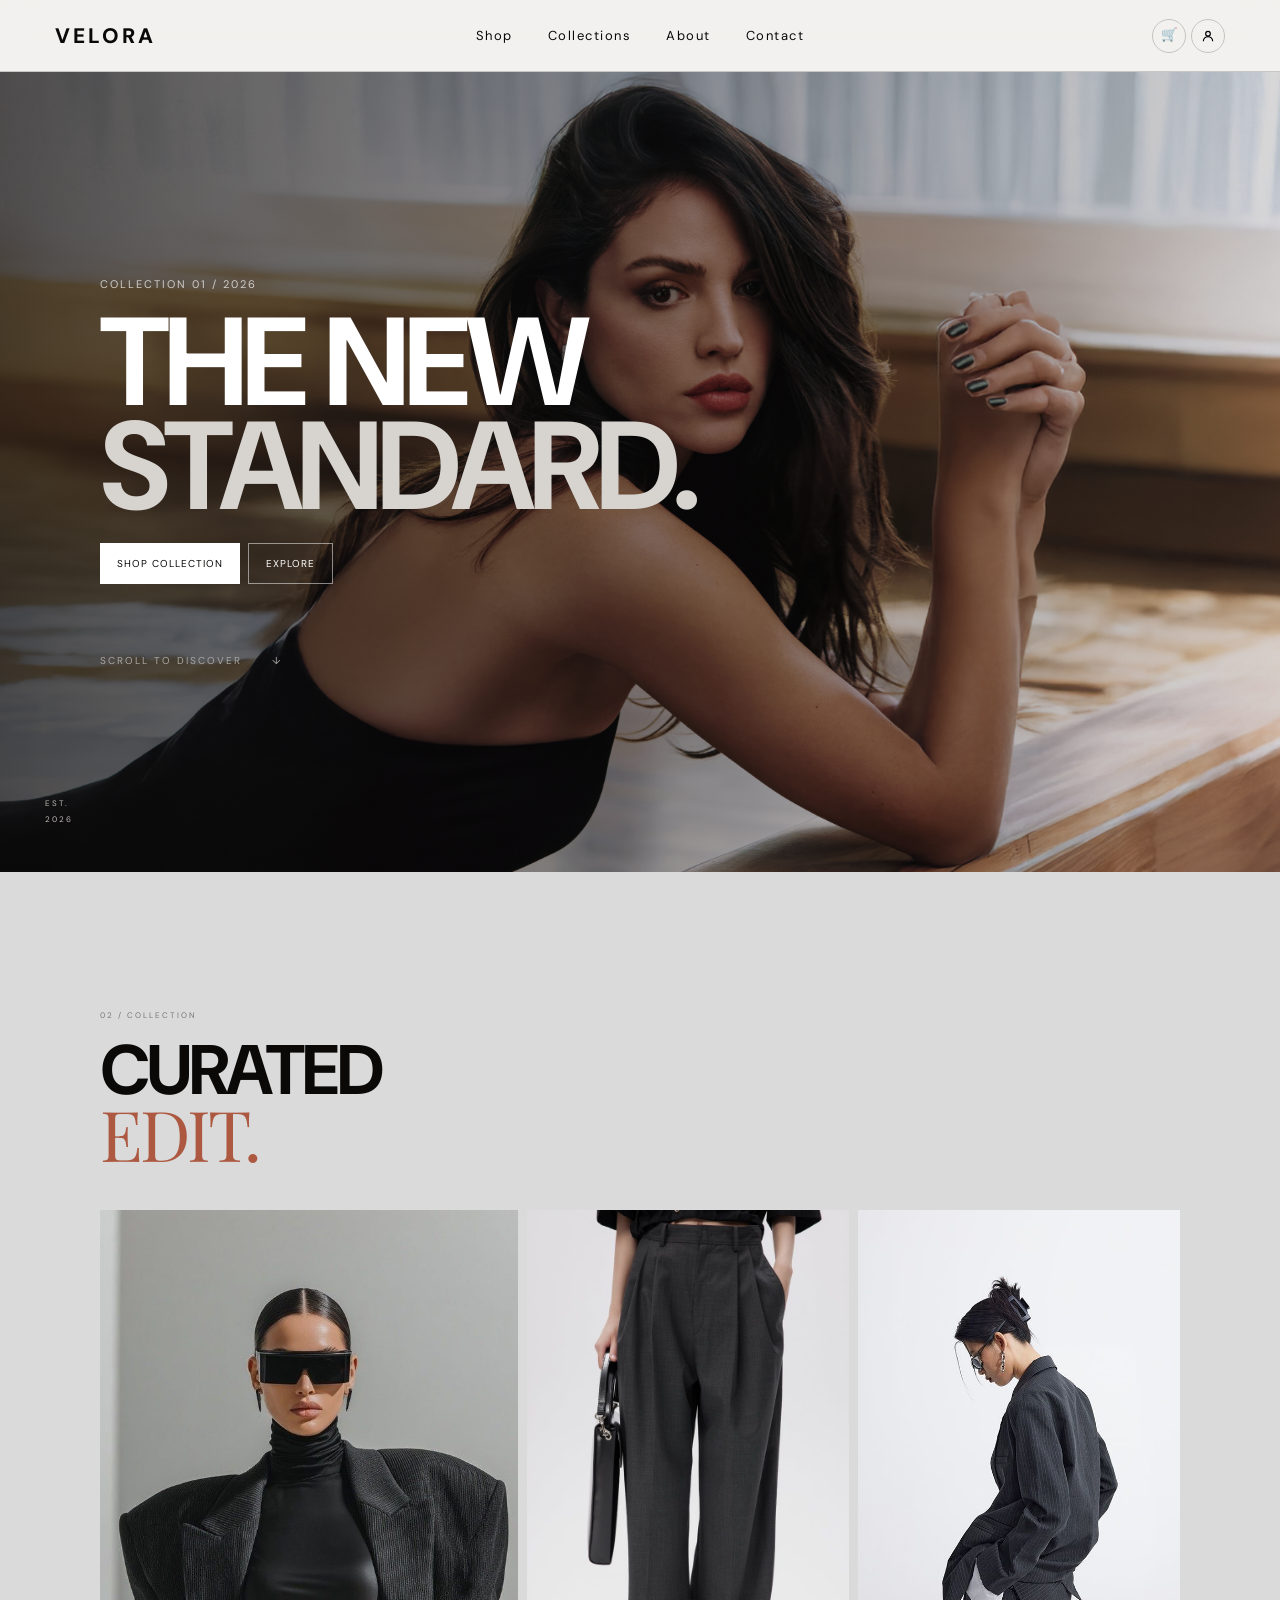
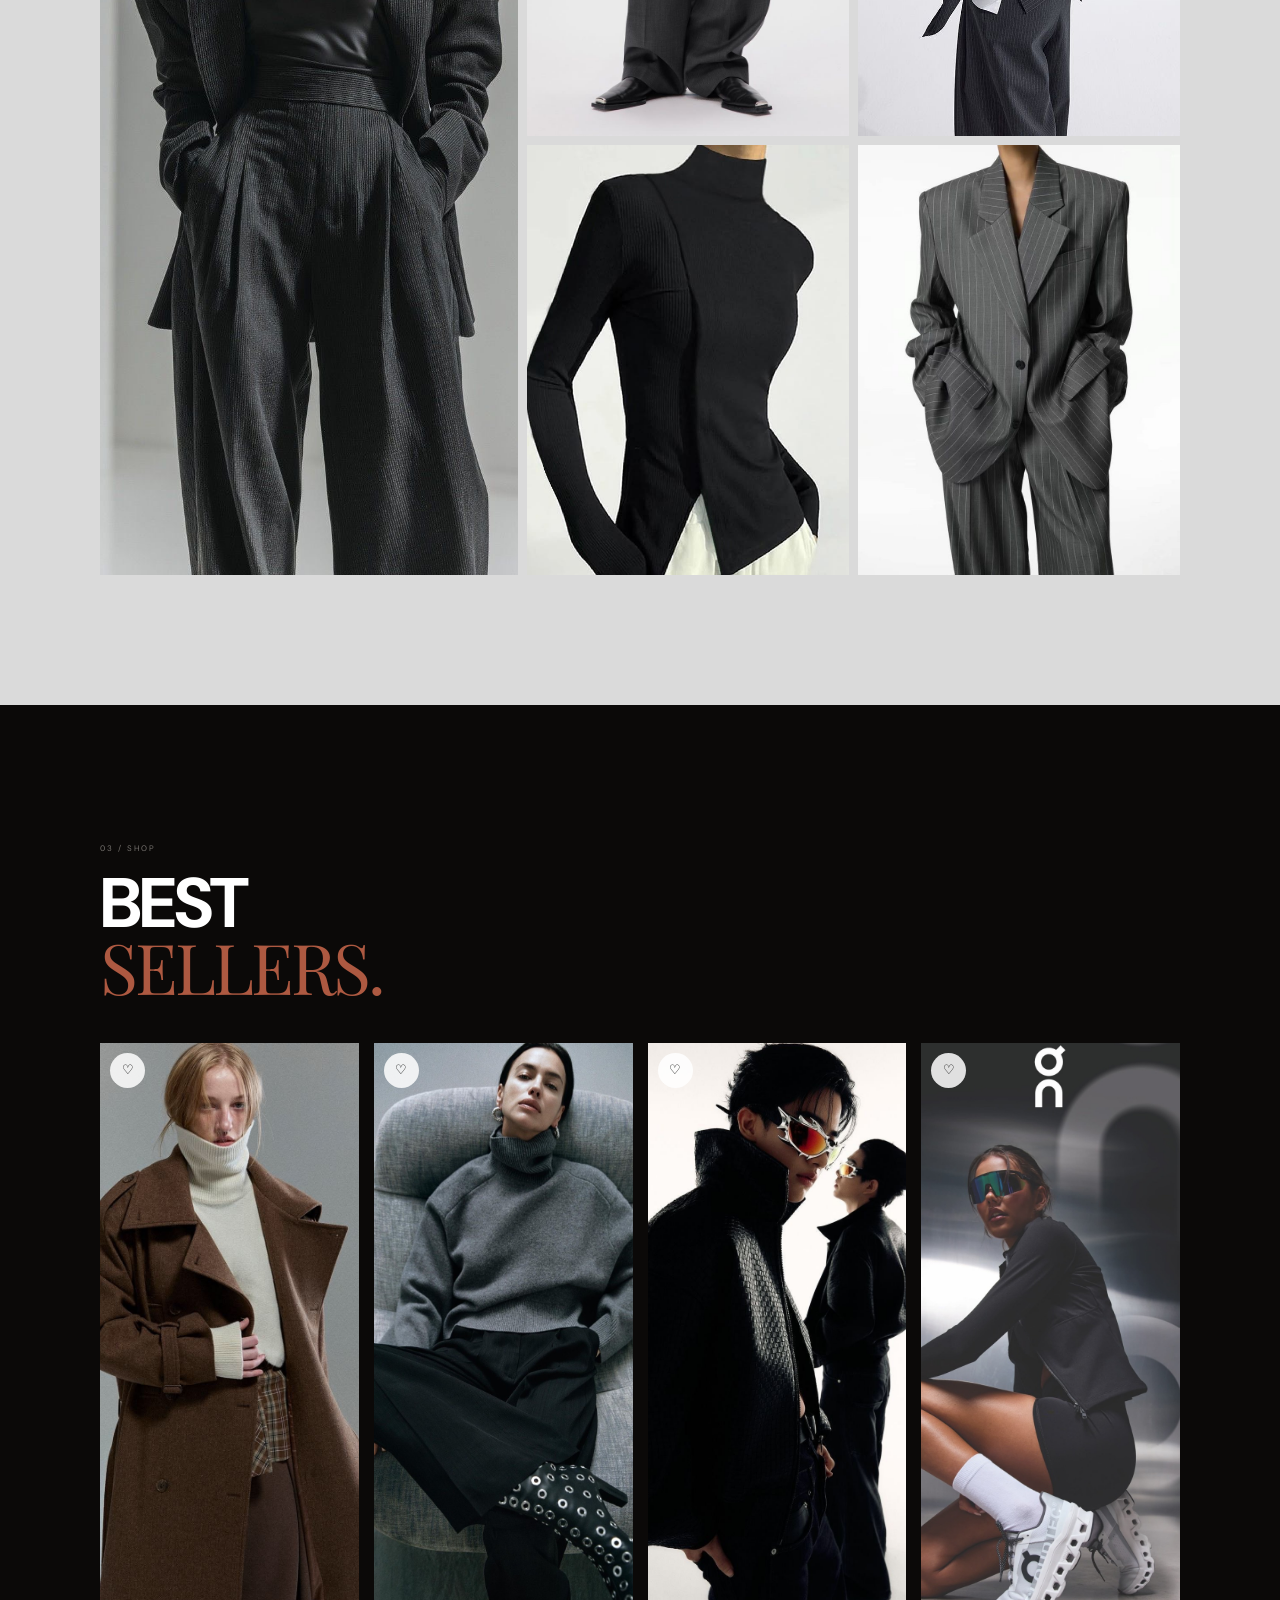
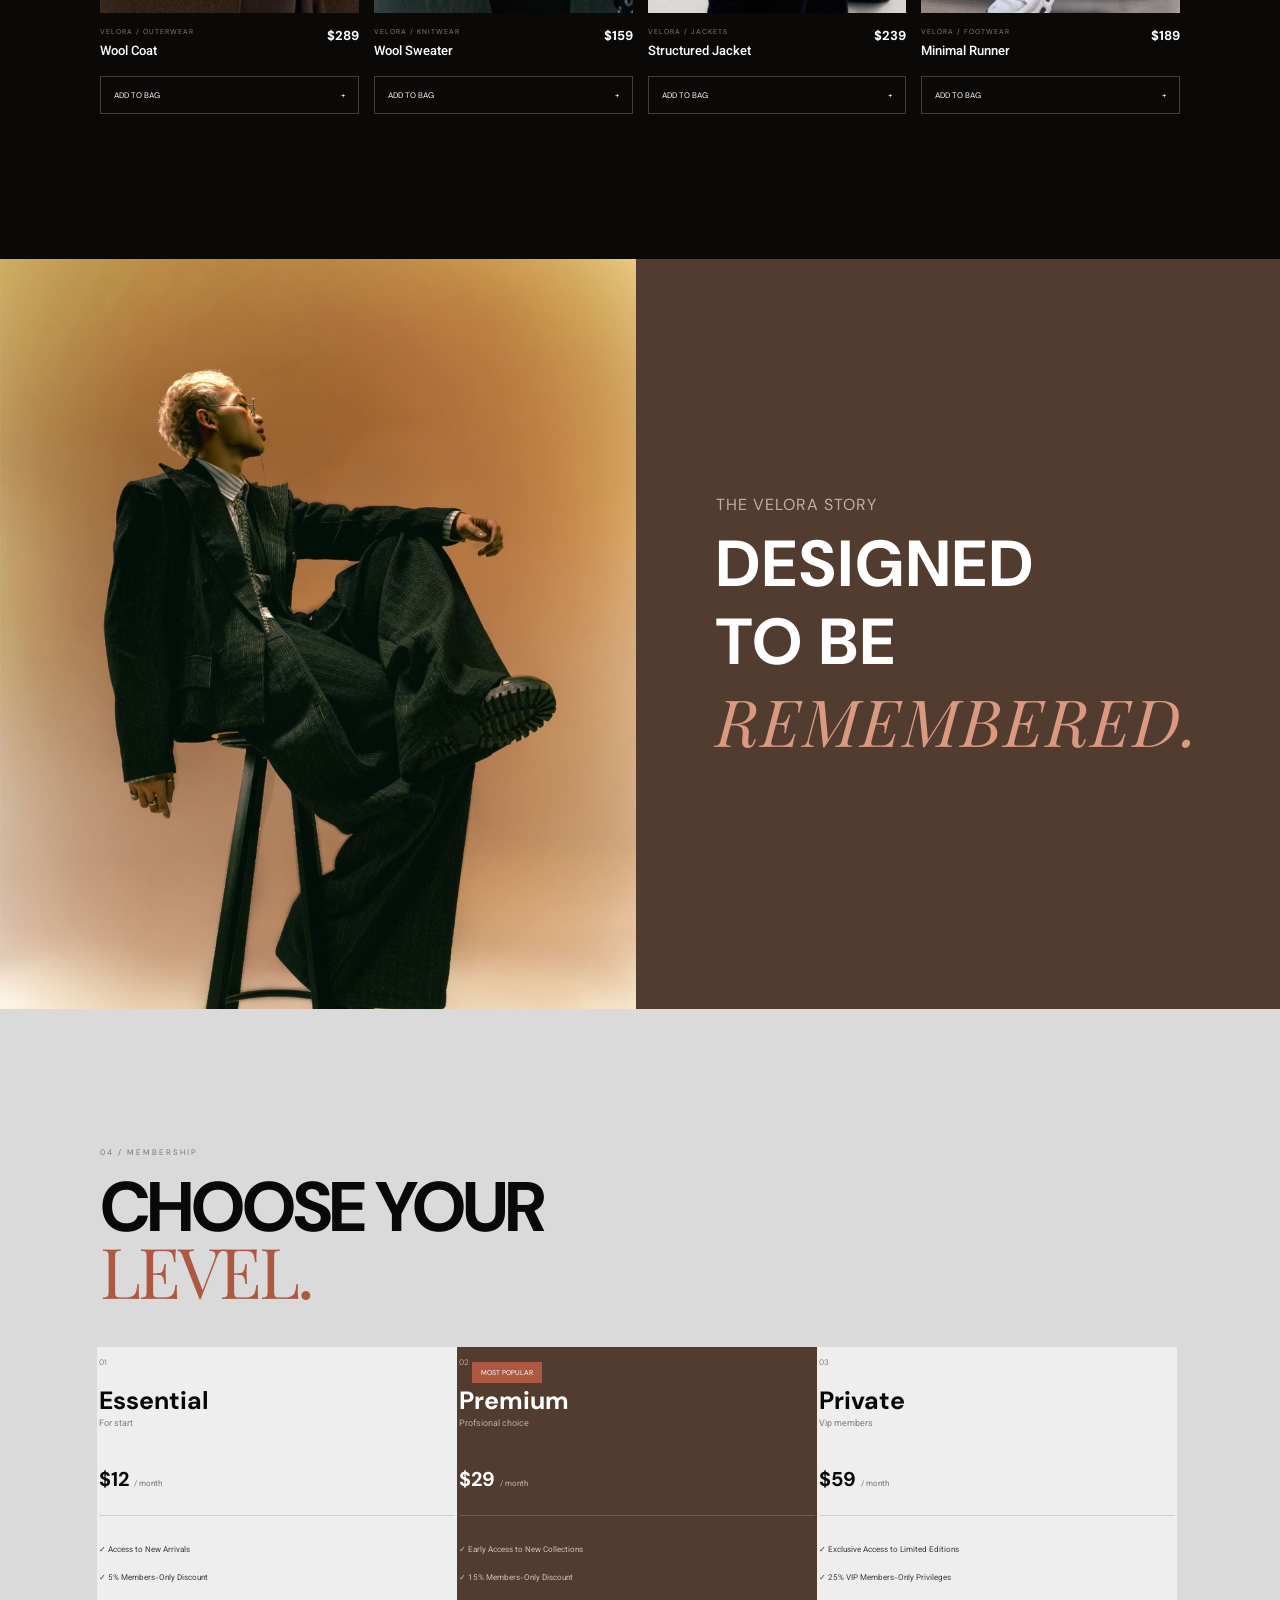
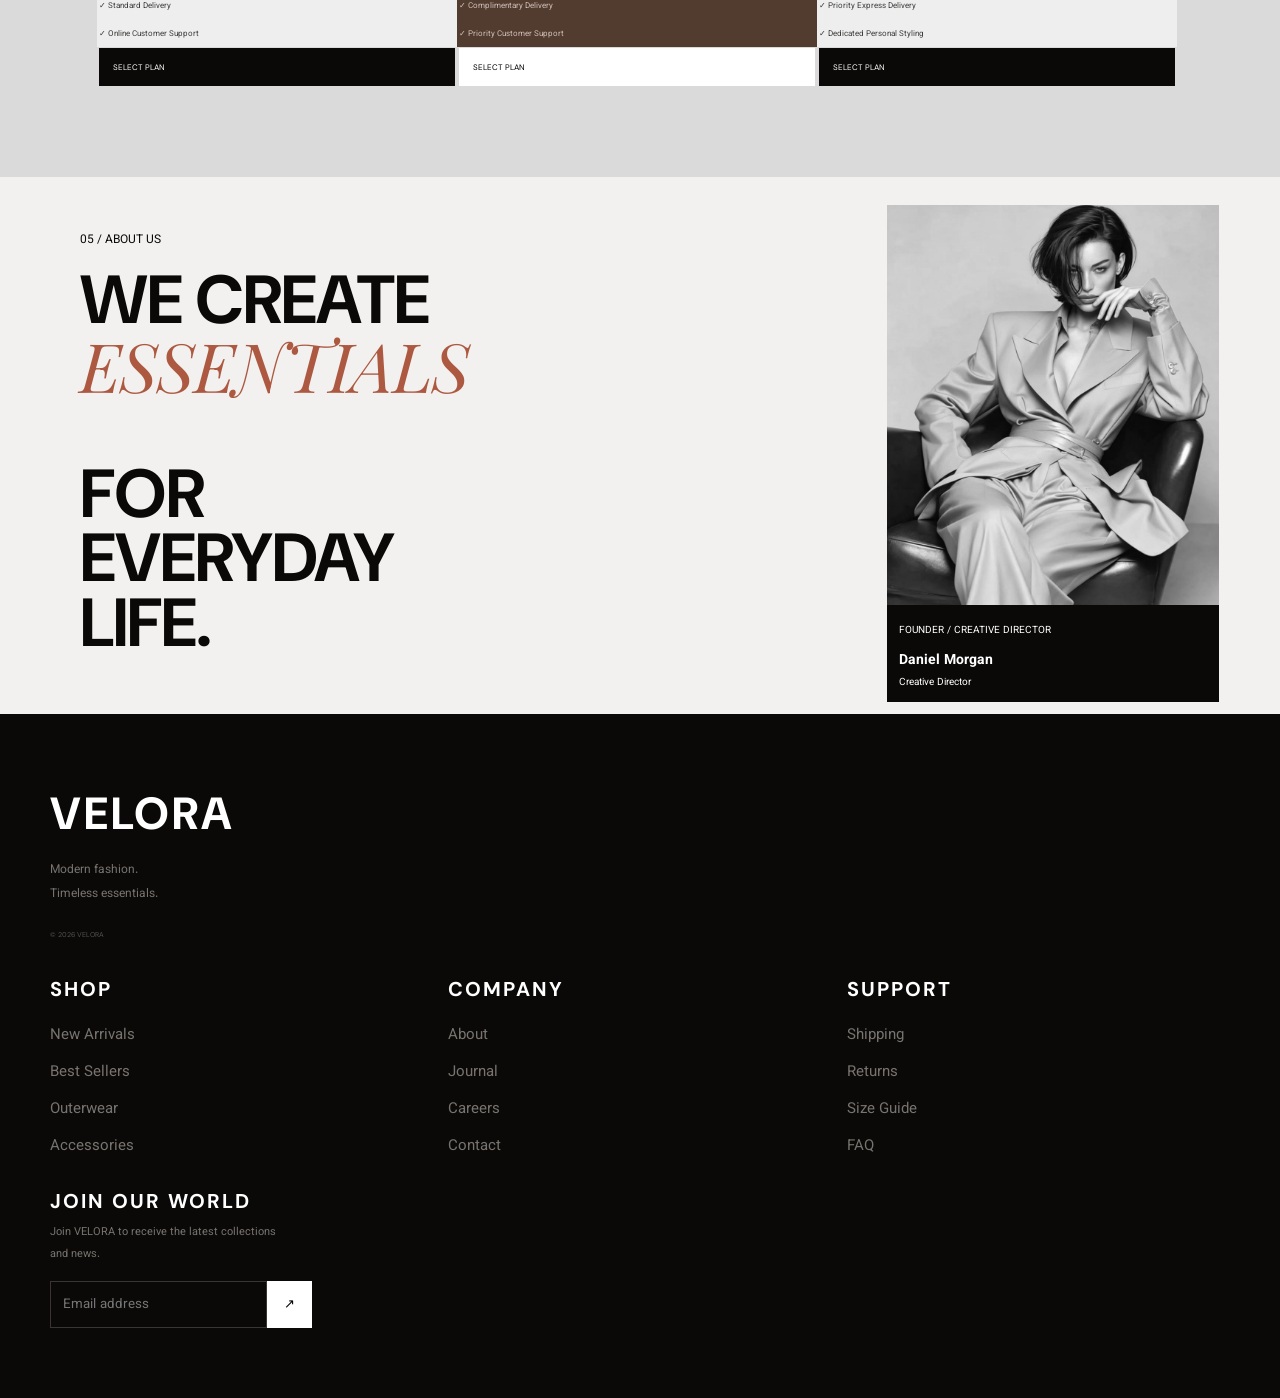
<file: index.html>
<!DOCTYPE html>
<html lang="fa" dir="rtl">

<head>

    <meta charset="UTF-8">

    <meta name="viewport"
          content="width=device-width, initial-scale=1.0">

    <title>VELORA — Fashion Store</title>

    <link rel="stylesheet"
          href="style.css">

    <link rel="preconnect"
          href="https://fonts.googleapis.com">

    <link rel="preconnect"
          href="https://fonts.gstatic.com"
          crossorigin>

    <link href="https://fonts.googleapis.com/css2?family=DM+Sans:wght@300;400;500;600;700&family=Playfair+Display:wght@400;500;600;700;800&family=Vazirmatn:wght@300;400;500;600;700&display=swap"
          rel="stylesheet">



</head>


<body>


<!-- ==================================================
     MOBILE SIDEBAR CONTROL
================================================== -->

<input type="checkbox"
       id="menu-toggle">


<!-- ==================================================
     SIDEBAR
================================================== -->

<aside class="sidebar">

    <div class="sidebar-top">

        <div class="sidebar-brand">
            VELORA
        </div>

        <label for="menu-toggle"
               class="close-sidebar">
            ×
        </label>

    </div>


    <div class="sidebar-line"></div>


    <nav class="sidebar-nav">

        <span>MENU</span>



  

        <a href="#collection">
            <small>03</small>
            Collection
        </a>

        <a href="cart/cart.html">
            <small>04</small>
            Shopping cart
        </a>

        <a href="#about">
            <small>05</small>
            About us
        </a>

        <a href="contactus/contact.html">
            <small>06</small>
            Contact us
        </a>

    </nav>


    <div class="sidebar-bottom">

        <p>
            Modern clothing
            <br>
            for modern people.
        </p>

        <div>
            INSTAGRAM
            <br>
            PINTEREST
        </div>

    </div>

</aside>


<!-- OVERLAY -->

<label for="menu-toggle"
       class="overlay">
</label>



<!-- ==================================================
     SITE
================================================== -->

<div class="site">


<!-- ==================================================
     HEADER
================================================== -->

<header class="header">


    <div class="header-left">


        <a href="#home"
           class="logo">

            VELORA

        </a>

    </div>



    <nav class="desktop-nav">

        <a href="#shop">
            Shop
        </a>

        <a href="#collection">
            Collections
        </a>

        <a href="#about">
            About
        </a>

        <a href="contactus/contact.html">
            Contact
        </a>

    </nav>



    <div class="header-actions">

        
        <label for="menu-toggle"
               class="menu-icon">

            <span></span>
            <span></span>
            <span></span>

        </label>



  
    <a href="cart/cart.html" aria-label="Shopping bag">
    <button type="button">   
            🛒
        </button>


    <a href="login/login.html" aria-label="Shopping bag">
    <button type="button">   
                    <svg width="14" height="14" viewBox="0 0 24 24" fill="none" stroke="currentColor" stroke-width="2">
                    <circle cx="12" cy="8" r="4"/>
                    <path d="M4 21c0-4.4 3.6-8 8-8s8 3.6 8 8"/>
                     </svg>
            
        </button>




</a>
</a>

    </div>

</header>



<!-- ==================================================
     HERO
================================================== -->

<main id="home">


<section class="hero">


    <img
        class="hero-image"
        src="pics/eiza-gonz-lez-8k-7680x4320-21709.jpg"
        alt="Fashion Collection">


    <div class="hero-dark"></div>


    <div class="hero-content">


        <div class="hero-number">
            COLLECTION 01 / 2026
        </div>


        <h1>

            THE NEW

            <span>
                STANDARD.
            </span>

        </h1>




        <div class="hero-buttons">

            <a href="#shop"
               class="btn btn-light">

                SHOP COLLECTION

                

            </a>


            <a href="#collection"
               class="btn btn-outline">

                EXPLORE

            </a>

        </div>


        <div class="hero-bottom">

            <span>
                SCROLL TO DISCOVER
            </span>

            <span>
                ↓
            </span>

        </div>

    </div>


    <div class="hero-side-text">

        EST.
        <br>
        2026

    </div>

</section>








</section>



<!-- ==================================================
     COLLECTION GALLERY
================================================== -->

<section id="collection"
         class="collection section-light">


    <div class="section-head">


        <div>

            <span>
                02 / COLLECTION
            </span>

            <h2>
                CURATED
                <strong>EDIT.</strong>
            </h2>

        </div>


        <a href="#shop"
           class="text-button">

            VIEW ALL
            

        </a>

    </div>



    <!-- GALLERY GRID -->

    <div class="gallery">


        <article class="gallery-item gallery-wide">

            <img
                src="pics/IMG_3223.jpeg"
                alt="Fashion">


            <div class="gallery-overlay">

           



 
              
            </div>

        </article>



        <article class="gallery-item">

            <img
                src="pics/IMG_3226.jpeg"
                alt="Fashion">


            <div class="gallery-label">

                <span>
                    02
                </span>

          

            </div>

        </article>



        <article class="gallery-item">

            <img
                src="pics/IMG_3227.jpeg"
                alt="Fashion">


            <div class="gallery-label">

                <span>
                    03
                </span>

      
            </div>

        </article>



        <article class="gallery-item">

            <img
                src="pics/IMG_3225.jpeg"
                alt="Fashion">


            <div class="gallery-label">

                <span>
                    04
                </span>


            </div>

        </article>



        <article class="gallery-item">

            <img
                src="pics/IMG_3224.jpeg"
                alt="Fashion">


            <div class="gallery-label">

                <span>
                    05
                </span>

         
            </div>

        </article>

    </div>

</section>



<!-- ==================================================
     SHOP
================================================== -->

<section id="shop"
         class="shop section-dark">


    <div class="section-head">


        <div>

            <span>
                03 / SHOP
            </span>

            <h2>
                BEST
                <strong>SELLERS.</strong>
            </h2>

        </div>


        <button class="filter-button">
            FILTER +
        </button>

    </div>



    <div class="products">


        <!-- PRODUCT -->

        <article class="product-card">


            <div class="product-image">

        

                <button class="wishlist">
                    ♡
                </button>


                <img
                    src="pics/IMG_3231.jpeg"
                    alt="Oversized Coat">


                <div class="quick-view">
                    QUICK VIEW 
                </div>

            </div>


            <div class="product-details">

                <div>

                    <small>
                        VELORA / OUTERWEAR
                    </small>

                    <h3>
                         Wool Coat
                    </h3>

                </div>

                <strong>
                    $289
                </strong>

            </div>


            <button class="cart-button">

                ADD TO BAG

                <span>
                    +
                </span>

            </button>

        </article>



        <!-- PRODUCT -->

        <article class="product-card">

            <div class="product-image">

         

                <button class="wishlist">
                    ♡
                </button>


                <img
                    src="pics/IMG_3230.jpeg"
                    alt="Sweater">


                <div class="quick-view">
                    QUICK VIEW 
                </div>

            </div>


            <div class="product-details">

                <div>

                    <small>
                        VELORA / KNITWEAR
                    </small>

                    <h3>
                       Wool Sweater
                    </h3>

                </div>

                <strong>
                    $159
                </strong>

            </div>


            <button class="cart-button">

                ADD TO BAG

                <span>
                    +
                </span>

            </button>

        </article>



        <!-- PRODUCT -->

        <article class="product-card">

            <div class="product-image">

                <button class="wishlist">
                    ♡
                </button>


                <img
                    src="pics/IMG_3233.jpeg"
                    alt="Jacket">


                <div class="quick-view">
                    QUICK VIEW 
                </div>

            </div>


            <div class="product-details">

                <div>

                    <small>
                        VELORA / JACKETS
                    </small>

                    <h3>
                        Structured Jacket
                    </h3>

                </div>

                <strong>
                    $239
                </strong>

            </div>


            <button class="cart-button">

                ADD TO BAG

                <span>
                    +
                </span>

            </button>

        </article>



        <!-- PRODUCT -->

        <article class="product-card">

            <div class="product-image">

                <button class="wishlist">
                    ♡
                </button>


                <img
                    src="pics/IMG_3234.jpeg"
                    alt="Shoes">


                <div class="quick-view">
                    QUICK VIEW 
                </div>

            </div>


            <div class="product-details">

                <div>

                    <small>
                        VELORA / FOOTWEAR
                    </small>

                    <h3>
                        Minimal Runner
                    </h3>

                </div>

                <strong>
                    $189
                </strong>

            </div>


            <button class="cart-button">

                ADD TO BAG

                <span>
                    +
                </span>

            </button>

        </article>


    </div>

</section>



<!-- ==================================================
     STORY SECTION
================================================== -->

<section class="story">


    <div class="story-image">

        <img
            src="pics/IMG_3239.jpeg"
            alt="Fashion Story">

    </div>


    <div class="story-content">

        <span>
            THE VELORA STORY
        </span>


        <h2>

            DESIGNED
            <br>

            TO BE

            <em>
                REMEMBERED.
            </em>

        </h2>


   


    </div>

</section>



<!-- ==================================================
     PRICING
================================================== -->

<section id="pricing"
         class="pricing section-light">


    <div class="section-head pricing-head">

        <div>

            <span>
                04 / MEMBERSHIP
            </span>

            <h2>
                CHOOSE YOUR
                <strong>LEVEL.</strong>
            </h2>

        </div>


    </div>



    <!-- 3 COLUMN -->

    <div class="pricing-grid">


        <!-- BASIC -->

        <article class="price-card">

            <span class="price-number">
                01
            </span>

            <h3>
                Essential
            </h3>

            <p>
                For start
            </p>


            <div class="price">

                <strong>
                    $12
                </strong>

                <span>
                    / month
                </span>

            </div>


            <div class="price-line"></div>


        <ul class="price-feature">
            <li>✓ Access to New Arrivals</li>

            <li>✓ 5% Members-Only Discount</li>

            <li>✓ Standard Delivery</li>

            <li>✓ Online Customer Support</li>
        </ul>

            <button>
                SELECT PLAN
               
            </button>

        </article>



        <!-- PREMIUM -->

        <article class="price-card featured-price">

            <span class="popular">
                MOST POPULAR
            </span>


            <span class="price-number">
                02
            </span>

            <h3>
                Premium
            </h3>

            <p>
                Profsional choice
            </p>


            <div class="price">

                <strong>
                    $29
                </strong>

                <span>
                    / month
                </span>

            </div>


            <div class="price-line"></div>

                <ul>
                    <li>✓ Early Access to New Collections</li>

                    <li>✓ 15% Members-Only Discount</li>

                    <li>✓ Complimentary Delivery</li>

                    <li>✓ Priority Customer Support</li>
                </ul>


            <button>
                SELECT PLAN
              
            </button>

        </article>



        <!-- ELITE -->

        <article class="price-card">

            <span class="price-number">
                03
            </span>

            <h3>
                Private
            </h3>

            <p>
                Vip members
            </p>


            <div class="price">

                <strong>
                    $59
                </strong>

                <span>
                    / month
                </span>

            </div>


            <div class="price-line"></div>

                <ul>
                    <li>✓ Exclusive Access to
                         Limited Editions</li>

                    <li>✓ 25% VIP Members-Only Privileges</li>

                    <li>✓ Priority Express Delivery</li>

                    <li>✓ Dedicated Personal Styling</li>
                </ul>

                            <button>
                                SELECT PLAN
                               
                            </button>

                        </article>


    </div>

</section>



<!-- ==================================================
     ABOUT + PROFILE
================================================== -->

<section id="about"
         class="about">


    <div class="about-content">

        <span>
            05 / ABOUT US
        </span>


        <h2>

            WE CREATE

            <em>
                ESSENTIALS
            </em>

            <br>

            FOR EVERYDAY LIFE.

        </h2>






    </div>



    <!-- PROFILE CARD -->

    <article class="profile-card">


        <div class="profile-photo">

            <img
                src="pics/IMG_3246.jpeg"
                alt="Creative Director">

        </div>


        <div class="profile-info">

            <span>
                FOUNDER / CREATIVE DIRECTOR
            </span>

            <h3>
                Daniel Morgan
            </h3>

            <p>
                Creative Director
            </p>


            </div>

        </div>

    </article>

</section>







</main>



<!-- ==================================================
     FOOTER
================================================== -->

<footer class="footer">


    <div class="footer-brand">

        <a href="#home">
            VELORA
        </a>


        <p>

            Modern fashion.
            <br>
            Timeless essentials.

        </p>


        <span>
            © 2026 VELORA
        </span>

    </div>



    <div class="footer-column">

        <h4>
            SHOP
        </h4>

        <a href="#shop">
            New Arrivals
        </a>

        <a href="#shop">
            Best Sellers
        </a>

        <a href="#shop">
            Outerwear
        </a>

        <a href="#shop">
            Accessories
        </a>

    </div>



    <div class="footer-column">

        <h4>
            COMPANY
        </h4>

        <a href="#about">
            About
        </a>

        <a href="#">
            Journal
        </a>

        <a href="#">
            Careers
        </a>

        <a href="contactus/contact.html">
            Contact
        </a>

    </div>



    <div class="footer-column">

        <h4>
            SUPPORT
        </h4>

        <a href="#">
            Shipping
        </a>

        <a href="#">
            Returns
        </a>

        <a href="#">
            Size Guide
        </a>

        <a href="#">
            FAQ
        </a>

    </div>



    <div class="footer-newsletter">

        <h4>
            JOIN OUR WORLD
        </h4>

        <p>

           Join VELORA to receive the latest collections and news.

        </p>


        <form class="newsletter">

            <input
                type="email"
                placeholder="Email address">

            <button>
                ↗
            </button>

        </form>

    </div>


</footer>


</div>


</body>
</html>
</file>
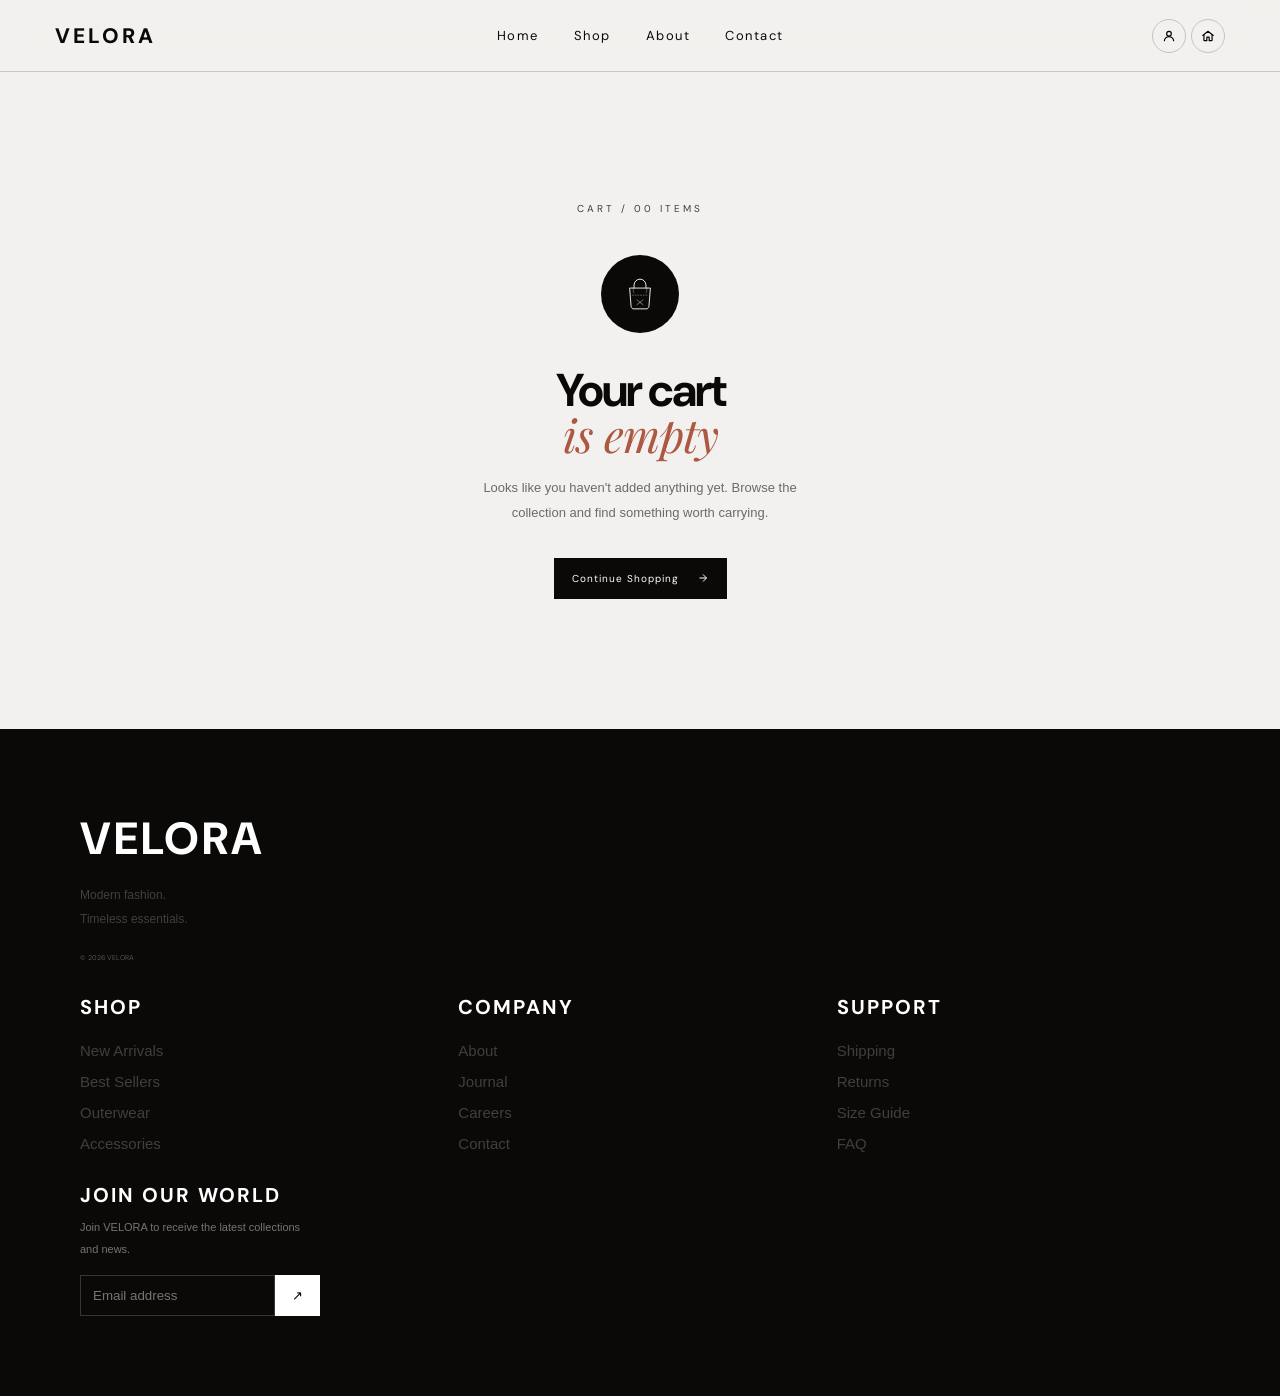
<file: cart/cart.html>
<!DOCTYPE html>
<html lang="en" dir="ltr">
<head>
<meta charset="UTF-8">
<meta name="viewport" content="width=device-width, initial-scale=1.0">
<title>Your Cart — VELORA</title>

<link rel="preconnect" href="https://fonts.googleapis.com">
<link href="https://fonts.googleapis.com/css2?family=DM+Sans:wght@400;500;600;700;800&family=Playfair+Display:ital@0;1&display=swap" rel="stylesheet">

<link rel="stylesheet"  href="../style.css">
<link rel="stylesheet" href="cart.css">
</head>
<body>

<div class="site">

    <!-- ===================== HEADER ===================== -->
    <header class="header">

        <div class="header-left">



            <a href="../index.html" class="logo">VELORA</a>

        </div>

        <nav class="desktop-nav">
            <a href="../index.html#home">Home</a>
            <a href="../index.html#shop">Shop</a>
            <a href="../index.html#about">About</a>
            <a href="../index.html#contact">Contact</a>
        </nav>

        <div class="header-actions">


            <label for="menu-toggle" class="menu-icon">
                <span></span>
                <span></span>
                <span></span>
            </label>

  

            

            <a href="../login/login.html" aria-label="login/signup">
                <button type="button">
                    <svg width="14" height="14" viewBox="0 0 24 24" fill="none" stroke="currentColor" stroke-width="2">
                        <circle cx="12" cy="8" r="4"/>
                        <path d="M4 21c0-4.4 3.6-8 8-8s8 3.6 8 8"/>
                    </svg>
                </button>
            </a>




<a href="../index.html" aria-label="Home">
    <button type="button">
        <svg width="14" height="14" viewBox="0 0 24 24" fill="none" stroke="currentColor" stroke-width="2">
            <path d="M3 11L12 4l9 7" stroke-linecap="round" stroke-linejoin="round"/>
            <path d="M5 10v9a1 1 0 0 0 1 1h4v-6h4v6h4a1 1 0 0 0 1-1v-9" stroke-linecap="round" stroke-linejoin="round"/>
        </svg>
    </button>
</a>

        </div>

    </header>

    <!-- ===================== SIDEBAR ===================== -->
    <input type="checkbox" id="menu-toggle">

    <label for="menu-toggle" class="overlay"></label>

    <aside class="sidebar">

        <div class="sidebar-top">
            <span class="sidebar-brand">VELORA</span>
            <label for="menu-toggle" class="close-sidebar">×</label>
        </div>

        <div class="sidebar-line"></div>

        <nav class="sidebar-nav">
            <span>MENU</span>
            <a href="../index.html#home">Home <small>01</small></a>
            <a href="../index.html#shop">Shop <small>02</small></a>
            <a href="../index.html#about">About <small>03</small></a>
            <a href="../index.html#contact">Contact <small>04</small></a>
        </nav>

        <div class="sidebar-bottom">
            © 2026 VELORA<br>
            Modern fashion. Timeless essentials.
        </div>

    </aside>

    <!-- ===================== EMPTY CART ===================== -->
        <!-- ===================== EMPTY CART ===================== -->
    <main class="empty-cart">

        <div class="empty-cart-inner">

            <span class="empty-cart-number">CART / 00 ITEMS</span>

            <div class="empty-cart-icon">
                <svg width="100%" height="100%" viewBox="0 0 64 64" fill="none" xmlns="http://www.w3.org/2000/svg">
                    <path d="M22 22V17C22 11.4772 26.4772 7 32 7C37.5228 7 42 11.4772 42 17V22"
                          stroke="currentColor" stroke-width="1.6" stroke-linecap="round"/>

                    <path d="M14.5 22H49.5L47 53C46.8 55.4 44.8 57 42.4 57H21.6C19.2 57 17.2 55.4 17 53L14.5 22Z"
                          stroke="currentColor" stroke-width="1.6" stroke-linejoin="round"/>

                    <path d="M20 22L21.5 30" stroke="currentColor" stroke-width="1" stroke-linecap="round" opacity=".5"/>
                    <path d="M44 22L42.5 30" stroke="currentColor" stroke-width="1" stroke-linecap="round" opacity=".5"/>

                    <path d="M19 34H45" stroke="currentColor" stroke-width="1" stroke-dasharray="1.6 3" stroke-linecap="round" opacity=".6"/>

                    <path d="M27 42L37 50M37 42L27 50" stroke="currentColor" stroke-width="1.4" stroke-linecap="round" opacity=".55"/>
                </svg>
            </div>

            <h1>Your cart<span> is empty</span></h1>

            <p>Looks like you haven't added anything yet. Browse the collection and find something worth carrying.</p>

            <a href="../index.html" class="btn btn-light">
                Continue Shopping
                <svg width="12" height="12" viewBox="0 0 24 24" fill="none" stroke="currentColor" stroke-width="2">
                    <line x1="5" y1="12" x2="19" y2="12"/>
                    <polyline points="12 5 19 12 12 19"/>
                </svg>
            </a>

        </div>

    </main>

    <!-- ===================== FOOTER ===================== -->
    <footer class="footer">


    <div class="footer-brand">

        <a href="#home">
            VELORA
        </a>


        <p>

            Modern fashion.
            <br>
            Timeless essentials.

        </p>


        <span>
            © 2026 VELORA
        </span>

    </div>



    <div class="footer-column">

        <h4>
            SHOP
        </h4>

        <a href="#shop">
            New Arrivals
        </a>

        <a href="#shop">
            Best Sellers
        </a>

        <a href="#shop">
            Outerwear
        </a>

        <a href="#shop">
            Accessories
        </a>

    </div>



    <div class="footer-column">

        <h4>
            COMPANY
        </h4>

        <a href="#about">
            About
        </a>

        <a href="#">
            Journal
        </a>

        <a href="#">
            Careers
        </a>

        <a href="contactus/contact.html">
            Contact
        </a>

    </div>



    <div class="footer-column">

        <h4>
            SUPPORT
        </h4>

        <a href="#">
            Shipping
        </a>

        <a href="#">
            Returns
        </a>

        <a href="#">
            Size Guide
        </a>

        <a href="#">
            FAQ
        </a>

    </div>



    <div class="footer-newsletter">

        <h4>
            JOIN OUR WORLD
        </h4>

        <p>

           Join VELORA to receive the latest collections and news.

        </p>


        <form class="newsletter">

            <input
                type="email"
                placeholder="Email address">

            <button>
                ↗
            </button>

        </form>

    </div>


</footer>

    </footer>

</div>

</body>
</html>
</file>
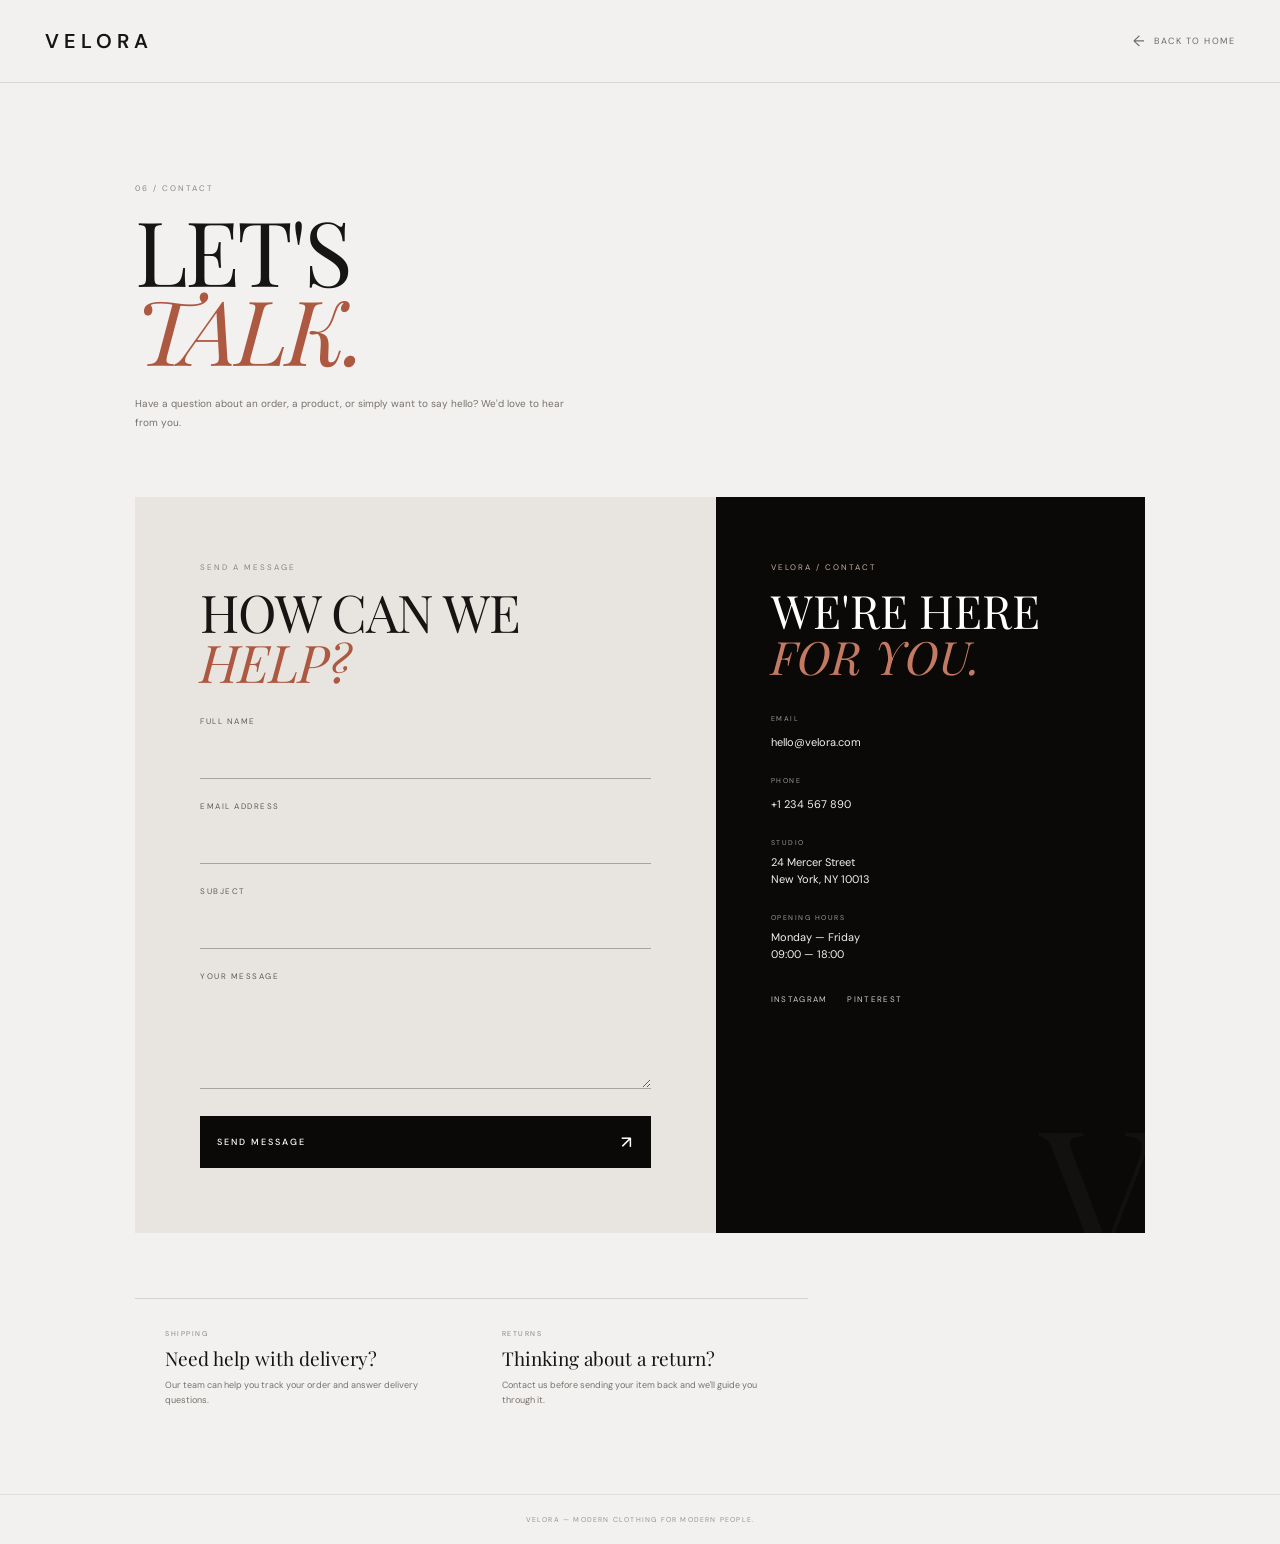
<file: contactus/contact.html>
<!DOCTYPE html>
<html lang="en">

<head>

    <meta charset="UTF-8">

    <meta name="viewport"
          content="width=device-width, initial-scale=1.0">

    <title>Contact — VELORA</title>


    <!-- Google Fonts -->

    <link rel="preconnect"
          href="https://fonts.googleapis.com">

    <link rel="preconnect"
          href="https://fonts.gstatic.com"
          crossorigin>

    <link href="https://fonts.googleapis.com/css2?family=DM+Sans:wght@400;500;600&family=Playfair+Display:ital,wght@0,400;0,500;1,400&display=swap"
          rel="stylesheet">


    <!-- Contact CSS -->

    <link rel="stylesheet"
          href="contactus.css">

</head>


<body>


    <!-- =====================================================
         HEADER
    ====================================================== -->

    <header class="contact-header">

        <a href="../index.html"
           class="logo">

            VELORA

        </a>


        <a href="../index.html"
           class="back-home">

            <span>←</span>

            Back to home

        </a>

    </header>



    <!-- =====================================================
         HERO
    ====================================================== -->

    <section class="contact-hero">

        <div class="section-number">

            06 / CONTACT

        </div>


        <h1>

            LET'S<br>

            <em>TALK.</em>

        </h1>


        <p class="hero-description">

            Have a question about an order,
            a product, or simply want to say hello?
            We'd love to hear from you.

        </p>

    </section>



    <!-- =====================================================
         CONTACT CONTENT
    ====================================================== -->

    <main class="contact-container">


        <!-- =================================================
             CONTACT FORM
        ================================================== -->

        <section class="contact-form-wrapper">


            <div class="form-label">

                SEND A MESSAGE

            </div>


            <h2>

                HOW CAN WE<br>

                <em>HELP?</em>

            </h2>


            <form class="contact-form">


                <!-- NAME -->

                <div class="form-group">

                    <label for="name">

                        Full Name

                    </label>


                    <input
                        type="text"
                        id="name"
                        name="name"
                        autocomplete="name"
                        required>

                </div>



                <!-- EMAIL -->

                <div class="form-group">

                    <label for="email">

                        Email Address

                    </label>


                    <input
                        type="email"
                        id="email"
                        name="email"
                        autocomplete="email"
                        required>

                </div>



                <!-- SUBJECT -->

                <div class="form-group">

                    <label for="subject">

                        Subject

                    </label>


                    <input
                        type="text"
                        id="subject"
                        name="subject"
                        required>

                </div>



                <!-- MESSAGE -->

                <div class="form-group">

                    <label for="message">

                        Your Message

                    </label>


                    <textarea
                        id="message"
                        name="message"
                        rows="5"
                        required></textarea>

                </div>



                <!-- SUBMIT -->

                <button
                    type="submit"
                    class="submit-button">

                    <span>
                        SEND MESSAGE
                    </span>

                    <span class="submit-arrow">
                        ↗
                    </span>

                </button>


            </form>

        </section>



        <!-- =================================================
             CONTACT INFORMATION
        ================================================== -->

        <section class="contact-info">


            <div class="info-label">

                VELORA / CONTACT

            </div>


            <h2>

                WE'RE HERE<br>

                <em>FOR YOU.</em>

            </h2>



            <!-- EMAIL -->

            <div class="info-item">

                <span>
                    Email
                </span>

                <a href="mailto:hello@velora.com">

                    hello@velora.com

                </a>

            </div>



            <!-- PHONE -->

            <div class="info-item">

                <span>
                    Phone
                </span>

                <a href="tel:+1234567890">

                    +1 234 567 890

                </a>

            </div>



            <!-- ADDRESS -->

            <div class="info-item">

                <span>
                    Studio
                </span>

                <p>

                    24 Mercer Street<br>

                    New York, NY 10013

                </p>

            </div>



            <!-- OPENING HOURS -->

            <div class="info-item">

                <span>
                    Opening Hours
                </span>

                <p>

                    Monday — Friday<br>

                    09:00 — 18:00

                </p>

            </div>



            <!-- SOCIALS -->

            <div class="socials">

                <a href="#"
                   aria-label="Instagram">

                    INSTAGRAM

                </a>


                <a href="#"
                   aria-label="Pinterest">

                    PINTEREST

                </a>

            </div>


        </section>


    </main>



    <!-- =====================================================
         INFORMATION CARDS
    ====================================================== -->

    <section class="contact-bottom">


        <!-- SHIPPING -->

        <div class="bottom-item">

            <span>
                SHIPPING
            </span>


            <strong>
                Need help with delivery?
            </strong>


            <p>

                Our team can help you track
                your order and answer delivery questions.

            </p>

        </div>



        <!-- RETURNS -->

        <div class="bottom-item">

            <span>
                RETURNS
            </span>


            <strong>
                Thinking about a return?
            </strong>


            <p>

                Contact us before sending your
                item back and we'll guide you through it.

            </p>

        </div>





       


    </section>



    <!-- =====================================================
         FOOTER
    ====================================================== -->

    <footer class="contact-footer">

        VELORA — MODERN CLOTHING FOR MODERN PEOPLE.

    </footer>


</body>

</html>
</file>
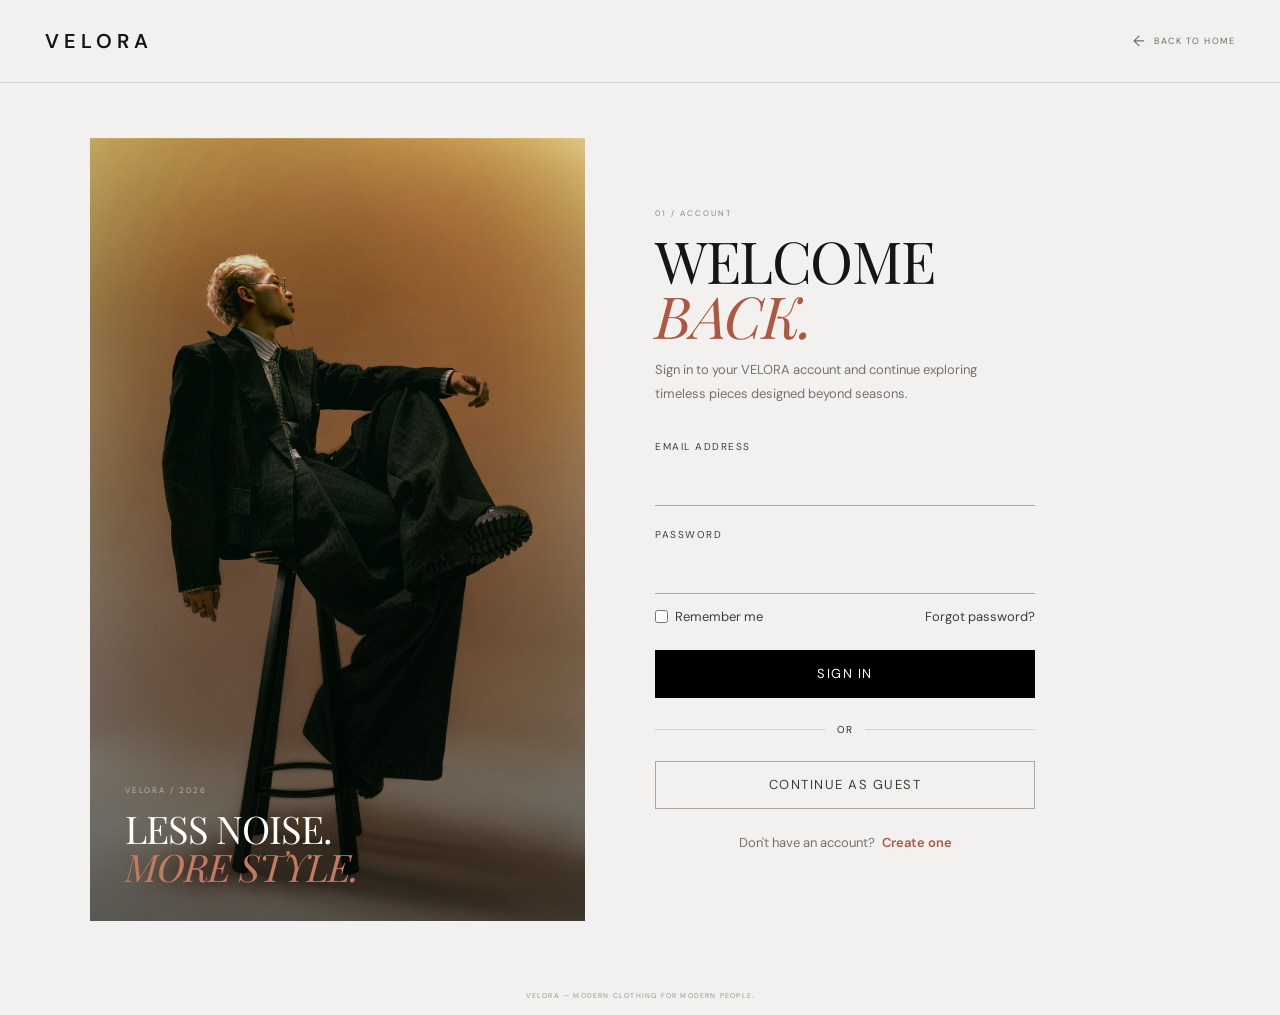
<file: login/login.html>
<!DOCTYPE html>
<html lang="en">

<head>

    <meta charset="UTF-8">

    <meta name="viewport"
          content="width=device-width, initial-scale=1.0">

    <title>Login — VELORA</title>


    <!-- GOOGLE FONTS -->

    <link rel="preconnect"
          href="https://fonts.googleapis.com">

    <link rel="preconnect"
          href="https://fonts.gstatic.com"
          crossorigin>

    <link href="https://fonts.googleapis.com/css2?family=DM+Sans:wght@400;500;600&family=Playfair+Display:ital,wght@0,400;0,500;1,400&display=swap"
          rel="stylesheet">


    <style>

        /* =====================================================
           RESET
        ===================================================== */

        * {
            margin: 0;
            padding: 0;
            box-sizing: border-box;
        }


        html {
            scroll-behavior: smooth;
        }


        body {

            min-height: 100vh;

            background: #f2f1ef;

            color: #171513;

            font-family: "DM Sans", sans-serif;

            display: flex;

            flex-direction: column;
        }


        a {
            color: inherit;

            text-decoration: none;
        }


        button,
        input {
            font-family: inherit;
        }


        /* =====================================================
           HEADER
        ===================================================== */

        .auth-header {

            width: 100%;

            padding: 22px 18px;

            display: flex;

            align-items: center;

            justify-content: space-between;

            border-bottom: 1px solid rgba(23, 21, 19, .12);
        }


        .logo {

            font-family: "DM Sans", sans-serif;

            font-size: 20px;

            font-weight: 600;

            letter-spacing: 5px;
        }


        .back-home {

            display: flex;

            align-items: center;

            gap: 8px;

            font-size: 9px;

            letter-spacing: 1.5px;

            text-transform: uppercase;

            color: #6d6965;

            transition: .3s;
        }


        .back-home span {

            font-size: 15px;

            transition: .3s;
        }


        .back-home:hover {

            color: #ad5941;
        }


        .back-home:hover span {

            transform: translateX(-4px);
        }


        /* =====================================================
           MAIN
        ===================================================== */

        .auth-main {

            flex: 1;

            width: 100%;

            display: flex;

            align-items: center;

            justify-content: center;

            padding: 35px 18px;
        }


        /* =====================================================
           AUTH WRAPPER
        ===================================================== */

        .auth-wrapper {

            width: 100%;

            max-width: 1050px;

            min-height: 560px;

            display: grid;

            grid-template-columns: 1fr;

            background: #0b0908;

            overflow: hidden;
        }


        /* =====================================================
           IMAGE SIDE
        ===================================================== */

        .auth-image {

            display: none;

            position: relative;

            overflow: hidden;
        }


        .auth-image img {

            width: 100%;

            height: 100%;

            object-fit: cover;

            transition: transform .8s ease;
        }


        .auth-wrapper:hover .auth-image img {

            transform: scale(1.03);
        }


        .image-overlay {

            position: absolute;

            inset: 0;

            background:
                linear-gradient(
                    to top,
                    rgba(0,0,0,.65),
                    rgba(0,0,0,.05)
                );

            display: flex;

            align-items: flex-end;

            padding: 35px;
        }


        .image-copy {

            color: white;
        }


        .image-copy span {

            font-size: 8px;

            letter-spacing: 2px;

            color: #c3aea4;
        }


        .image-copy h2 {

            margin-top: 12px;

            font-family: "Playfair Display", serif;

            font-size: 38px;

            font-weight: 400;

            line-height: 1;

            letter-spacing: -1px;
        }


        .image-copy h2 em {

            color: #c47a62;

            font-weight: 400;
        }


        /* =====================================================
           FORM SIDE
        ===================================================== */

        .auth-content {

            background: #f2f1ef;

            padding: 42px 22px;

            display: flex;

            flex-direction: column;

            justify-content: center;
        }


        .auth-number {

            font-size: 8px;

            letter-spacing: 2px;

            color: #8a8580;

            margin-bottom: 15px;
        }


        .auth-title {

            font-family: "Playfair Display", serif;

            font-size: 42px;

            font-weight: 400;

            line-height: .95;

            letter-spacing: -1.5px;

            margin-bottom: 15px;
        }


        .auth-title em {

            color: #ad5941;

            font-weight: 400;
        }


        .auth-description {

            max-width: 330px;

            font-size: 10px;

            line-height: 1.8;

            color: #77716c;

            margin-bottom: 30px;
        }


        /* =====================================================
           FORM
        ===================================================== */

        .auth-form {

            width: 100%;

            max-width: 380px;
        }


        .field {

            margin-bottom: 22px;
        }


        .field label {

            display: block;

            font-size: 10px;

            letter-spacing: 1.5px;

            text-transform: uppercase;

            color: #3f3d3a;

            margin-bottom: 8px;
        }


        .field input {

            width: 100%;

            height: 45px;

            border: none;

            border-bottom: 1px solid #aaa49e;

            background: transparent;

            outline: none;

            font-size: 13px;

            color: #171513;

            transition: .3s;
        }


        .field input:focus {

            border-bottom-color: #ad5941;
        }


        .password-row {

            display: flex;

            align-items: center;

            justify-content: space-between;

            margin-top: -8px;

            margin-bottom: 24px;
        }


        .remember {

            display: flex;

            align-items: center;

            gap: 7px;

            font-size: 13px;

            color: #3f3d3b;
        }


        .remember input {

            accent-color: #ad5941;
        }


        .forgot {

           font-size: 13px;

            color: #3f3d3b;

            border-bottom: 1px solid transparent;

            transition: .3s;
        }


        .forgot:hover {

            color: #ad5941;

            border-bottom-color: #ad5941;
        }


        /* =====================================================
           LOGIN BUTTON
        ===================================================== */

        .submit-button {

          width: 100%;

            height: 48px;

            border: 1px solid #010101;
            

           background: #010101;

            color: #fffdfa;

            display: flex;

            align-items: center;

            justify-content: center;

            font-size: 13px;

            letter-spacing: 1.5px;

            transition: .3s;
        }

        .submit-button:hover {

            background: #ad5941;

            border-color: #ad5941;
        }


        .submit-button:hover span {

            transform: translateX(4px);
        }


        /* =====================================================
           DIVIDER
        ===================================================== */

        .divider {

            display: flex;

            align-items: center;

            gap: 12px;

            margin: 25px 0;

            color: #aaa49e;

            font-size: 10px;

            letter-spacing: 1px;
        }


        .divider::before,
        .divider::after {

            content: "";

            height: 1px;

            flex: 1;

            background: #d4d0cc;
        }


        /* =====================================================
           GUEST BUTTON
        ===================================================== */

        .guest-button {

            width: 100%;

            height: 48px;

            border: 1px solid #aaa49e;

            background: transparent;

            color: #3f3b38;

            display: flex;

            align-items: center;

            justify-content: center;

            font-size: 13px;

            letter-spacing: 1.5px;

            transition: .3s;
        }


        .guest-button:hover {

            border-color: #ad5941;

            color: #ad5941;
        }


        /* =====================================================
           SIGNUP LINK
        ===================================================== */

        .switch-auth {

            margin-top: 25px;

            text-align: center;

            font-size: 13px;

            color: #77716c;
        }


        .switch-auth a {

            color: #ad5941;

            font-weight: 600;

            margin-left: 4px;
        }


        .switch-auth a:hover {

            text-decoration: underline;
        }


        /* =====================================================
           FOOTER
        ===================================================== */

        .auth-footer {

            padding: 15px 18px;

            display: flex;

            justify-content: center;

            color: #99938e;

            font-size: 7px;

            letter-spacing: 1.2px;

            text-transform: uppercase;
        }


        /* =====================================================
           TABLET
        ===================================================== */

        @media (min-width: 600px) {

            .auth-header {

                padding: 25px 30px;
            }


            .auth-main {

                padding: 45px 30px;
            }


            .auth-content {

                padding: 50px 45px;
            }


            .auth-title {

                font-size: 50px;
            }


            .auth-description {

                font-size: 11px;
            }
        }


        /* =====================================================
           DESKTOP
        ===================================================== */

        @media (min-width: 900px) {

            .auth-header {

                padding: 28px 45px;
            }


            .auth-main {

                padding: 55px 45px;
            }


            .auth-wrapper {

                grid-template-columns: 45% 55%;

                min-height: 580px;
            }


            .auth-image {

                display: block;
            }


            .auth-content {

                padding: 60px;
            }


            .auth-title {

                font-size: 58px;
            }


            .auth-description {

                font-size: 13px;

                margin-bottom: 35px;
            }



            .divider {

                    display: flex;

                    align-items: center;

                    gap: 12px;

                    margin: 25px 0;

                    color: #2c2926;

                    font-size: 10px;

                    letter-spacing: 1px;
        }
        }


        /* =====================================================
           LARGE DESKTOP
        ===================================================== */

        @media (min-width: 1200px) {

            .auth-wrapper {

                max-width: 1100px;
            }


            .auth-content {

                padding: 70px;
            }
        }


        /* =====================================================
           SMALL MOBILE
        ===================================================== */

        @media (max-width: 380px) {

            .auth-header {

                padding: 18px 14px;
            }


            .logo {

                font-size: 18px;

                letter-spacing: 4px;
            }


            .auth-main {

                padding: 25px 12px;
            }


            .auth-content {

                padding: 35px 18px;
            }


            .auth-title {

                font-size: 37px;
            }


            .password-row {

                flex-direction: column;

                align-items: flex-start;

                gap: 12px;
            }
        }

    </style>

</head>


<body>


    <!-- ==================================================
         HEADER
    ================================================== -->

    <header class="auth-header">

        <a href="../index.html"
           class="logo">

            VELORA

        </a>


        <a href="../index.html"
           class="back-home">

            <span>←</span>

            Back to home

        </a>

    </header>


    <!-- ==================================================
         MAIN
    ================================================== -->

    <main class="auth-main">


        <div class="auth-wrapper">


            <!-- IMAGE -->

            <div class="auth-image">

                <img
                    src="../pics/IMG_3239.jpeg"
                    alt="VELORA Fashion">


                <div class="image-overlay">

                    <div class="image-copy">

                        <span>
                            VELORA / 2026
                        </span>

                        <h2>
                            LESS NOISE.<br>
                            <em>MORE STYLE.</em>
                        </h2>

                    </div>

                </div>

            </div>


            <!-- LOGIN -->

            <div class="auth-content">


                <div class="auth-number">

                    01 / ACCOUNT

                </div>


                <h1 class="auth-title">

                    WELCOME<br>

                    <em>BACK.</em>

                </h1>


                <p class="auth-description">

                    Sign in to your VELORA account
                    and continue exploring timeless
                    pieces designed beyond seasons.

                </p>


                <form class="auth-form">


                    <!-- EMAIL -->

                    <div class="field">

                        <label for="email">
                            Email Address
                        </label>

                        <input
                            type="email"
                            id="email"
                            name="email"
                            autocomplete="email"
                            required>

                    </div>


                    <!-- PASSWORD -->

                    <div class="field">

                        <label for="password">
                            Password
                        </label>

                        <input
                            type="password"
                            id="password"
                            name="password"
                            autocomplete="current-password"
                            required>

                    </div>


                    <!-- OPTIONS -->

                    <div class="password-row">

                        <label class="remember">

                            <input
                                type="checkbox"
                                name="remember">

                            Remember me

                        </label>


                        <a href="#"
                           class="forgot">

                            Forgot password?

                        </a>

                    </div>


                    <!-- LOGIN -->

                    <button
                        type="submit"
                        class="submit-button">

                        <span>
                            SIGN IN
                        </span>


                    </button>


                    <!-- DIVIDER -->

                    <div class="divider">

                        OR

                    </div>


                    <!-- GUEST -->

                    <a href="../index.html"
                       class="guest-button">

                        CONTINUE AS GUEST

                    </a>


                    <!-- SIGNUP -->

                    <p class="switch-auth">

                        Don't have an account?

                        <a href="signup.html">
                            Create one
                        </a>

                    </p>


                </form>

            </div>

        </div>

    </main>


    <!-- ==================================================
         FOOTER
    ================================================== -->

    <footer class="auth-footer">

        VELORA — MODERN CLOTHING FOR MODERN PEOPLE.

    </footer>


</body>

</html>
</file>
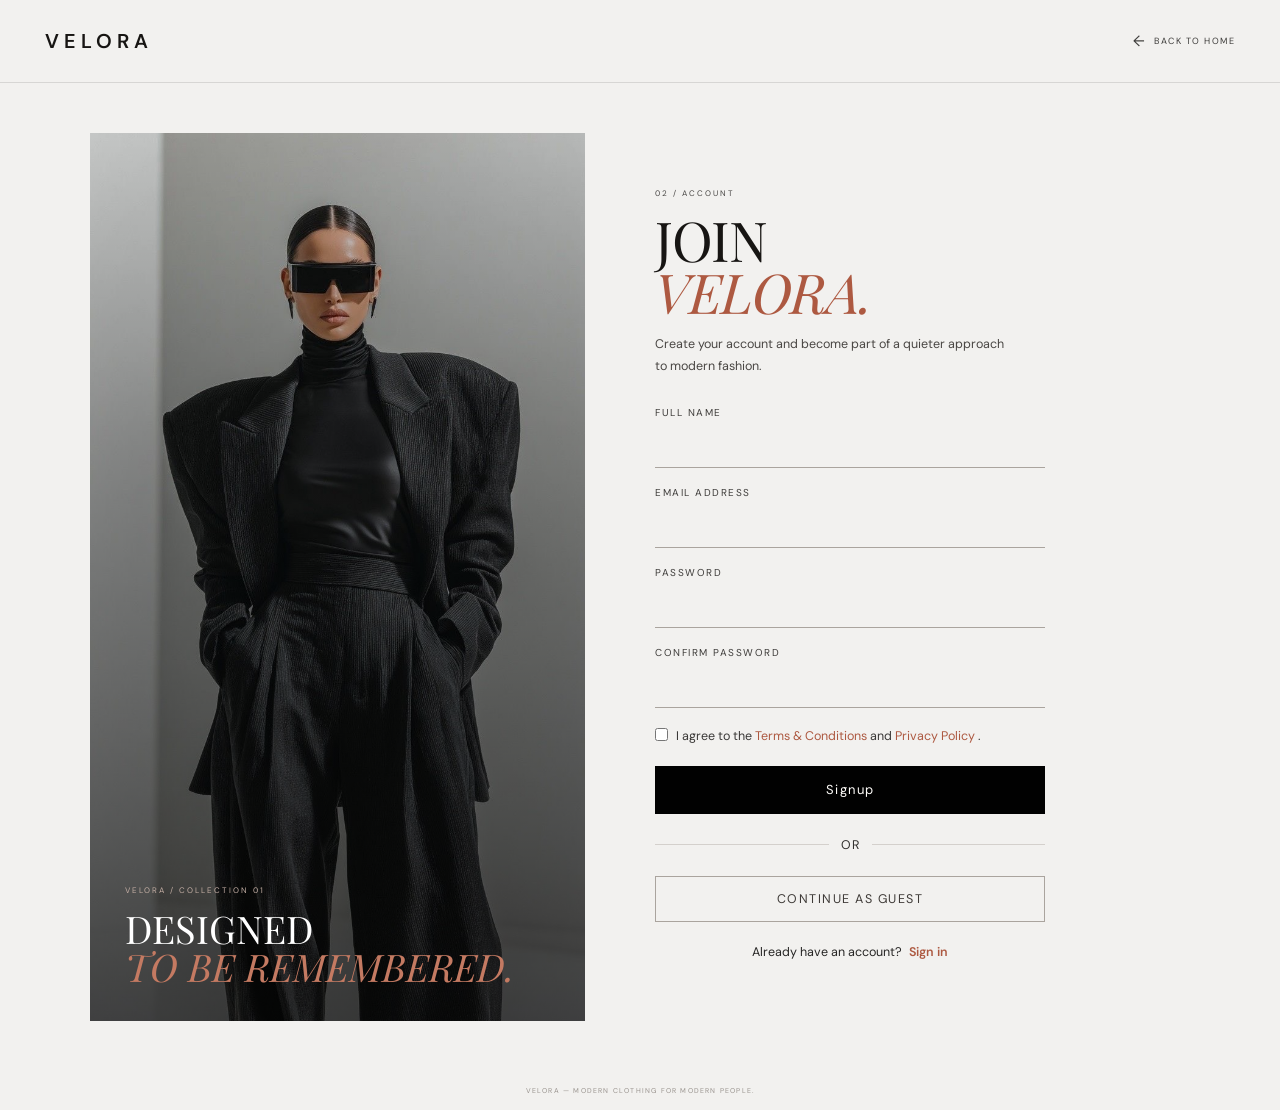
<file: login/signup.html>
<!DOCTYPE html>
<html lang="en">

<head>

    <meta charset="UTF-8">

    <meta name="viewport"
          content="width=device-width, initial-scale=1.0">

    <title>Sign Up — VELORA</title>


    <!-- GOOGLE FONTS -->

    <link rel="preconnect"
          href="https://fonts.googleapis.com">

    <link rel="preconnect"
          href="https://fonts.gstatic.com"
          crossorigin>

    <link href="https://fonts.googleapis.com/css2?family=DM+Sans:wght@400;500;600&family=Playfair+Display:ital,wght@0,400;0,500;1,400&display=swap"
          rel="stylesheet">


    <style>

        /* =====================================================
           RESET
        ===================================================== */

        * {
            margin: 0;
            padding: 0;
            box-sizing: border-box;
        }


        body {

            min-height: 100vh;

            background: #f2f1ef;

            color: #171513;

            font-family: "DM Sans", sans-serif;

            display: flex;

            flex-direction: column;
        }


        a {
            color: inherit;

            text-decoration: none;
        }


        button,
        input {
            font-family: inherit;
        }


        /* =====================================================
           HEADER
        ===================================================== */

        .auth-header {

            width: 100%;

            padding: 22px 18px;

            display: flex;

            align-items: center;

            justify-content: space-between;

            border-bottom: 1px solid rgba(23, 21, 19, .12);
        }


        .logo {

            font-size: 20px;

            font-weight: 600;

            letter-spacing: 5px;
        }


        .back-home {

            display: flex;

            align-items: center;

            gap: 8px;

            font-size: 9px;

            letter-spacing: 1.5px;

            text-transform: uppercase;

            color: #3d3c3a;

            transition: .3s;
        }


        .back-home span {

            font-size: 15px;

            transition: .3s;
        }


        .back-home:hover {

            color: #ad5941;
        }


        .back-home:hover span {

            transform: translateX(-4px);
        }


        /* =====================================================
           MAIN
        ===================================================== */

        .auth-main {

            flex: 1;

            width: 100%;

            display: flex;

            align-items: center;

            justify-content: center;

            padding: 35px 18px;
        }


        /* =====================================================
           WRAPPER
        ===================================================== */

        .auth-wrapper {

            width: 100%;

            max-width: 1050px;

            background: #0b0908;

            display: grid;

            grid-template-columns: 1fr;

            overflow: hidden;
        }


        /* =====================================================
           IMAGE
        ===================================================== */

        .auth-image {

            display: none;

            position: relative;

            overflow: hidden;
        }


        .auth-image img {

            width: 100%;

            height: 100%;

            object-fit: cover;

            transition: .8s;
        }


        .auth-wrapper:hover .auth-image img {

            transform: scale(1.03);
        }


        .image-overlay {

            position: absolute;

            inset: 0;

            background:
                linear-gradient(
                    to top,
                    rgba(0,0,0,.7),
                    rgba(0,0,0,.05)
                );

            display: flex;

            align-items: flex-end;

            padding: 35px;
        }


        .image-copy {

            color: white;
        }


        .image-copy span {

            font-size: 8px;

            letter-spacing: 2px;

            color: #c3aea4;
        }


        .image-copy h2 {

            margin-top: 12px;

            font-family: "Playfair Display", serif;

            font-size: 38px;

            font-weight: 400;

            line-height: 1;
        }


        .image-copy em {

            color: #c47a62;

            font-weight: 400;
        }


        /* =====================================================
           CONTENT
        ===================================================== */

        .auth-content {

            background: #f2f1ef;

            padding: 38px 22px;
        }


        .auth-number {

            font-size: 8px;

            letter-spacing: 2px;

            color: #494745;

            margin-bottom: 15px;
        }


        .auth-title {

            font-family: "Playfair Display", serif;

            font-size: 42px;

            font-weight: 400;

            line-height: .95;

            letter-spacing: -1.5px;

            margin-bottom: 15px;
        }


        .auth-title em {

            color: #ad5941;

            font-weight: 400;
        }


        .auth-description {

            max-width: 350px;

            font-size: 10.5px;

            line-height: 1.8;

            color: #494643;

            margin-bottom: 28px;
        }


        /* =====================================================
           FORM
        ===================================================== */

        .auth-form {

            width: 100%;

            max-width: 390px;
        }


        .field {

            margin-bottom: 18px;
        }


        .field label {

            display: block;

            font-size: 10px;

            letter-spacing: 1.5px;

            text-transform: uppercase;

            color: #3e3c3a;

            margin-bottom: 7px;
        }


        .field input {

            width: 100%;

            height: 42px;

            border: none;

            border-bottom: 1px solid #aaa49e;

            background: transparent;

            outline: none;

            font-size: 13px;

            transition: .3s;
        }


        .field input:focus {

            border-bottom-color: #ad5941;
        }


        /* =====================================================
           TERMS
        ===================================================== */

        .terms {

            display: flex;

            align-items: flex-start;

            gap: 8px;

            margin: 5px 0 20px;

            color: #090909;

            font-size: 12px;

            line-height: 1.6;
        }


        .terms input {

            margin-top: 2px;

            accent-color: #ad5941;

            flex-shrink: 0;
        }


        .terms a {

            color: #ad5941;
        }


        /* =====================================================
           BUTTON
        ===================================================== */
        .submit-button {

          width: 100%;

            height: 48px;

            border: 1px solid #010101;
            

           background: #010101;

            color: #fffdfa;

            display: flex;

            align-items: center;

            justify-content: center;

            font-size: 13px;

            letter-spacing: 1.5px;

            transition: .3s;
        }

        .submit-button:hover {

            background: #ad5941;

            border-color: #ad5941;
        }


        .submit-button:hover span {

            transform: translateX(4px);
        }

        /* =====================================================
           DIVIDER
        ===================================================== */

        .divider {

            display: flex;

            align-items: center;

            gap: 12px;

            margin: 23px 0;

            color: #32302e;

            font-size: 10px;

            letter-spacing: 1px;
        }


        .divider::before,
        .divider::after {

            content: "";

            flex: 1;

            height: 1px;

            background: #d4d0cc;
        }


        /* =====================================================
           GUEST
        ===================================================== */

        .guest-button {

            width: 100%;

            height: 46px;

            border: 1px solid #aaa49e;

            display: flex;

            align-items: center;

            justify-content: center;

            font-size: 10px;

            letter-spacing: 1.5px;

            color: #1a1918;

            transition: .3s;
        }


        .guest-button:hover {

            color: #ad5941;

            border-color: #ad5941;
        }


        /* =====================================================
           LOGIN LINK
        ===================================================== */

        .switch-auth {

            margin-top: 22px;

            text-align: center;

            font-size: 10px;

            color: #262524;
        }


        .switch-auth a {

            color: #ad5941;

            font-weight: 600;

            margin-left: 4px;
        }


        /* =====================================================
           FOOTER
        ===================================================== */

        .auth-footer {

            padding: 15px 18px;

            text-align: center;

            color: #99938e;

            font-size: 7px;

            letter-spacing: 1.2px;
        }


        /* =====================================================
           TABLET
        ===================================================== */

        @media (min-width: 600px) {

            .auth-header {

                padding: 25px 30px;
            }


            .auth-main {

                padding: 45px 30px;
            }


            .auth-content {

                padding: 50px 45px;
            }


            .auth-title {

                font-size: 50px;
            }
        }


        /* =====================================================
           DESKTOP
        ===================================================== */

        @media (min-width: 900px) {

            .auth-header {

                padding: 28px 45px;
            }


            .auth-main {

                padding: 50px 45px;
            }


            .auth-wrapper {

                grid-template-columns: 45% 55%;

                max-width: 1050px;
            }


            .auth-image {

                display: block;
            }


            .auth-content {

                padding: 48px 60px;
            }


            .auth-title {

                font-size: 55px;
            }
            .auth-description{
                
            max-width: 350px;

            font-size: 12.5px;

            line-height: 1.8;

            color: #494643;

            margin-bottom: 28px;
            }

            .field label {

            display: block;

            font-size: 10px;

            letter-spacing: 1.5px;

            text-transform: uppercase;

            color: #3e3c3a;

            margin-bottom: 7px;
        }

        
        .terms {

            display: flex;

            align-items: flex-start;

            gap: 8px;

            margin: 5px 0 20px;

            color: #3a3837;

            font-size: 12.5px;

            line-height: 1.6;
        }

                .divider {

            display: flex;

            align-items: center;

            gap: 12px;

            margin: 23px 0;

            color: #32302e;

            font-size: 12.5px;

            letter-spacing: 1px;
        }


        .divider::before,
        .divider::after {

            content: "";

            flex: 1;

            height: 1px;

            background: #d4d0cc;
        }

        

        
        
        .guest-button {

            width: 100%;

            height: 46px;

            border: 1px solid #aaa49e;

            display: flex;

            align-items: center;

            justify-content: center;

            font-size: 12.5px;

            letter-spacing: 1.5px;

            color: #3f3b38;

            transition: .3s;
        }

        
        .switch-auth {

            margin-top: 22px;

            text-align: center;

            font-size: 12.5px;

            color: #262524;
        }




            
        }


        /* =====================================================
           LARGE DESKTOP
        ===================================================== */

        @media (min-width: 1200px) {

            .auth-wrapper {

                max-width: 1100px;
            }


            .auth-content {

                padding: 55px 70px;
            }
        }


        /* =====================================================
           SMALL MOBILE
        ===================================================== */

        @media (max-width: 380px) {

            .auth-header {

                padding: 18px 14px;
            }


            .logo {

                font-size: 18px;

                letter-spacing: 4px;
            }


            .auth-main {

                padding: 25px 12px;
            }


            .auth-content {

                padding: 32px 18px;
            }


            .auth-title {

                font-size: 37px;
            }
        }

    </style>

</head>


<body>


    <!-- ==================================================
         HEADER
    ================================================== -->

    <header class="auth-header">


        <a href="../index.html"
           class="logo">

            VELORA

        </a>


        <a href="../index.html"
           class="back-home">

            <span>←</span>

            Back to home

        </a>


    </header>


    <!-- ==================================================
         MAIN
    ================================================== -->

    <main class="auth-main">


        <div class="auth-wrapper">


            <!-- IMAGE -->

            <div class="auth-image">

                <img
                    src="../pics/IMG_3223.jpeg"
                    alt="VELORA Collection">


                <div class="image-overlay">

                    <div class="image-copy">

                        <span>
                            VELORA / COLLECTION 01
                        </span>

                        <h2>

                            DESIGNED<br>

                            <em>TO BE REMEMBERED.</em>

                        </h2>

                    </div>

                </div>

            </div>


            <!-- SIGNUP CONTENT -->

            <div class="auth-content">


                <div class="auth-number">

                    02 / ACCOUNT

                </div>


                <h1 class="auth-title">

                    JOIN<br>

                    <em>VELORA.</em>

                </h1>


                <p class="auth-description">

                    Create your account and become
                    part of a quieter approach to
                    modern fashion.

                </p>


                <form class="auth-form">


                    <!-- NAME -->

                    <div class="field">

                        <label for="name">

                            Full Name

                        </label>


                        <input
                            type="text"
                            id="name"
                            name="name"
                            autocomplete="name"
                            required>

                    </div>


                    <!-- EMAIL -->

                    <div class="field">

                        <label for="email">

                            Email Address

                        </label>


                        <input
                            type="email"
                            id="email"
                            name="email"
                            autocomplete="email"
                            required>

                    </div>


                    <!-- PASSWORD -->

                    <div class="field">

                        <label for="password">

                            Password

                        </label>


                        <input
                            type="password"
                            id="password"
                            name="password"
                            autocomplete="new-password"
                            required>

                    </div>


                    <!-- CONFIRM PASSWORD -->

                    <div class="field">

                        <label for="confirmPassword">

                            Confirm Password

                        </label>


                        <input
                            type="password"
                            id="confirmPassword"
                            name="confirmPassword"
                            autocomplete="new-password"
                            required>

                    </div>


                    <!-- TERMS -->

                    <label class="terms">

                        <input
                            type="checkbox"
                            required>


                        <span>

                            I agree to the
                            <a href="#">
                                Terms & Conditions
                            </a>
                            and
                            <a href="#">
                                Privacy Policy
                            </a>.

                        </span>

                    </label>


                    <!-- SIGNUP -->

                    <button
                        type="submit"
                        class="submit-button">

                        <span>
                            Signup
                        </span>


                    </button>


                    <!-- DIVIDER -->

                    <div class="divider">

                        OR

                    </div>


                    <!-- GUEST -->

                    <a href="../index.html"
                       class="guest-button">

                        CONTINUE AS GUEST

                    </a>


                    <!-- LOGIN -->

                    <p class="switch-auth">

                        Already have an account?

                        <a href="login.html">

                            Sign in

                        </a>

                    </p>


                </form>

            </div>

        </div>

    </main>


    <!-- ==================================================
         FOOTER
    ================================================== -->

    <footer class="auth-footer">

        VELORA — MODERN CLOTHING FOR MODERN PEOPLE.

    </footer>


</body>

</html>
</file>
<file: style.css>
* {
    margin: 0;
    padding: 0;
    box-sizing: border-box;
}

html {
    scroll-behavior: smooth;
}

body {
    font-family: "Vazirmatn", sans-serif;
    background: #dadada;
    color: #0b0908;
    overflow-x: hidden;
}

img {
    width: 100%;
    height: 100%;
    object-fit: cover;
}

a {
    color: inherit;
    text-decoration: none;
}

button,
input,
textarea,
select {
    font-family: inherit;
}

:root {
    --white: #f2f1ef;
    --light: #dadada;
    --gray: #a8a6a4;
    --dark-gray: #676664;
    --black: #0b0908;
    --brown: #523b2f;
    --orange: #ad5941;
}


/* =====================================================
   SITE
===================================================== */

.site {
    width: 100%;
    max-width: 1500px;
    margin: auto;
    background: var(--white);
    direction: ltr;
    text-align: left;
}


/* =====================================================
   HEADER
===================================================== */

.header {
    height: 72px;
    padding: 0 18px;
    background: rgba(242, 241, 239, .94);

    display: flex;
    align-items: center;
    justify-content: space-between;

    position: sticky;
    top: 0;
    z-index: 500;

    border-bottom: 1px solid #c9c7c5;
    backdrop-filter: blur(15px);

    direction: ltr;
    text-align: left;
}


/* برند سمت چپ */

.header-left {
    display: flex;
    align-items: center;
    justify-content: flex-start;
    gap: 18px;

    direction: ltr;
}


/* لوگو */

.logo {
    order: 1;

    font-family: "DM Sans", sans-serif;
    font-size: 21px;
    font-weight: 800;
    letter-spacing: 3px;

    text-align: left;
}


/* منوی همبرگری */

.menu-icon {
    order: 2;

    width: 30px;

    display: flex;
    flex-direction: column;

    gap: 5px;

    cursor: pointer;
}

.menu-icon span {
    width: 22px;
    height: 1px;
    background: var(--black);
}


/* دسکتاپ ناوبری */

.desktop-nav {
    display: none;

    direction: ltr;
    text-align: left;
}

a {
    font-size: 13px;
}


/* آیکون‌های سمت راست */

.header-actions {
    margin-left: auto;

    display: flex;
    align-items: center;

    gap: 5px;

    direction: ltr;
}

.header-actions button {
    width: 34px;
    height: 34px;

    border: 1px solid #c5c3c0;
    border-radius: 50%;

    background: transparent;

    cursor: pointer;

    transition: .3s;

    display: flex;
    align-items: center;
    justify-content: center;
}

.header-actions button:hover {
    background: var(--black);
    color: white;
    transform: translateY(-3px);
}


/* =====================================================
   SIDEBAR
===================================================== */

#menu-toggle {
    display: none;
}

.sidebar {
    position: fixed;

    z-index: 1000;

    top: 0;
    

    left: -100%;
    width: 85%;
    height: 100vh;

    background: var(--black);
    color: white;

    padding: 25px;

    transition: .45s;

    display: flex;
    flex-direction: column;

    box-sizing: border-box;

    direction: ltr;
    text-align: left;
 
}

#menu-toggle:checked ~ .sidebar {

    left: auto;
    right: 0;
}


.overlay {
    position: fixed;

    z-index: 900;

    inset: 0;

    background: rgba(0, 0, 0, .55);

    opacity: 0;

    pointer-events: none;

    transition: .4s;
}

#menu-toggle:checked ~ .overlay {
    opacity: 1;
    pointer-events: auto;
}

.sidebar-top {
    display: flex;
    justify-content: space-between;
    align-items: center;

    direction: ltr;
}

.sidebar-brand {
    font-family: "DM Sans";
    font-weight: 800;
    font-size: 23px;
    letter-spacing: 3px;
}

.close-sidebar {
    font-size: 28px;
    cursor: pointer;
}

.sidebar-line {
    height: 1px;
    background: #383735;
    margin: 25px 0;
}

.sidebar-nav {
    display: flex;
    flex-direction: column;
    gap: 0;

    text-align: left;
}

.sidebar-nav > span {
    color: #777572;
    font-size: 8px;
    letter-spacing: 2px;

    margin-bottom: 15px;

    text-align: left;
}

.sidebar-nav a {
    display: flex;
    align-items: center;

    gap: 15px;

    padding: 17px 0;

    border-bottom: 1px solid #2b2a28;

    font-size: 13px;

    transition: .3s;

    direction: ltr;
    text-align: left;
}

.sidebar-nav a small {
    color: #777572;
    font-size: 8px;
}

.sidebar-nav a:hover {
    color: #c38a72;
    padding-left: 8px;
}

.sidebar-bottom {
    margin-top: auto;

    color: #6e6c69;

    font-size: 9px;
    line-height: 2;

    text-align: left;
}


/* =====================================================
   HERO
===================================================== */

.hero {
    min-height: 650px;

    position: relative;
    overflow: hidden;

    display: flex;
    align-items: center;

    direction: ltr;
}

.hero-image {
    position: absolute;
    inset: 0;

    filter: grayscale(.15);
}

.hero-dark {
    position: absolute;
    inset: 0;

    background:
        linear-gradient(
            90deg,
            rgba(11, 9, 8, .72),
            rgba(11, 9, 8, .15)
        );
}

.hero-content {
    position: relative;

    z-index: 2;

    color: white;

    padding: 35px 22px;

    max-width: 700px;

    text-align: left;
}

.hero-number {
    font-family: "DM Sans";

    font-size: 11px;

    letter-spacing: 2px;

    color: #d0cdca;

    text-align: left;
}

.hero h1 {
    font-family: "DM Sans";

    font-size: clamp(55px, 15vw, 120px);

    font-weight: 700;

    line-height: .83;

    letter-spacing: -5px;

    margin: 20px 0 25px;

    text-align: left;
}

.hero h1 span {
    display: block;

    color: #d7d4d0;

    text-align: left;
}

.hero p {
    max-width: 400px;

    color: #d2cfcb;

    font-size: 11px;

    line-height: 2;

    margin-bottom: 25px;

    text-align: left;
}

.hero-buttons {
    display: flex;
    flex-wrap: wrap;

    justify-content: flex-start;

    gap: 8px;

    font-size: 11px;
}

.btn {
    padding: 13px 17px;

    font-family: "DM Sans";

    font-size: 10px;

    letter-spacing: 1px;

    display: inline-flex;

    align-items: center;

    gap: 18px;

    transition: .3s;
}

.btn-light {
    background: white;
    color: var(--black);
}

.btn-light:hover {
    background: var(--orange);
    color: white;
    transform: translateY(-4px);
}

.btn-outline {
    border: 1px solid rgba(255, 255, 255, .5);
    color: white;
}

.btn-outline:hover {
    background: white;
    color: black;
}

.hero-bottom {
    margin-top: 70px;

    display: flex;

    justify-content: flex-start;

    gap: 30px;

    font-family: "DM Sans";

    font-size: 10px;

    letter-spacing: 2px;

    color: #aaa7a3;
}

.hero-side-text {
    display: none;
}




/* =====================================================
   COMMON SECTION
===================================================== */

.section-light {
    background: var(--light);

    padding: 65px 20px;

    direction: ltr;

    text-align: left;
}

.section-dark {
    background: var(--black);

    color: white;

    padding: 65px 20px;

    direction: ltr;

    text-align: left;
}

.section-head {
    display: flex;

    flex-direction: column;

    gap: 20px;

    margin-bottom: 30px;

    direction: ltr;

    text-align: left;
}

.section-head > div {
    text-align: left;
}

.section-head > div > span {
    font-family: "DM Sans";

    font-size: 8px;

    letter-spacing: 2px;

    color: #797774;

    text-align: left;
}

.section-head h2 {
    font-family: "DM Sans";

    font-size: clamp(38px, 10vw, 70px);

    line-height: .9;

    letter-spacing: -3px;

    margin-top: 12px;

    text-align: left;
}

.section-head h2 strong {
    display: block;

    font-family: "Playfair Display";

    font-weight: 400;

    color: var(--orange);
}

.text-button {
    align-self: flex-start;

    border-bottom: 1px solid #5e5b58;

    padding-bottom: 5px;

    font-family: "DM Sans";

    font-size: 8px;

    transition: .3s;

    text-align: left;
}

.text-button:hover {
    color: var(--orange);
    border-color: var(--orange);
}


/* =====================================================
   GALLERY
===================================================== */

.gallery {
    display: grid;

    grid-template-columns: 1.4fr 1fr 1fr;

    grid-template-rows: 300px 300px;

    gap: 9px;

    direction: ltr;
}

.gallery-label span {
    font-size: small;
}

.gallery-item:first-child {
    grid-column: 1;
    grid-row: 1 / 3;
}

.gallery-item:nth-child(2) {
    grid-column: 2;
    grid-row: 1;
}

.gallery-item:nth-child(3) {
    grid-column: 3;
    grid-row: 1;
}

.gallery-item:nth-child(4) {
    grid-column: 2;
    grid-row: 2;
}

.gallery-item:nth-child(5) {
    grid-column: 3;
    grid-row: 2;
}

.gallery-item {
    position: relative;

    overflow: hidden;
}

.gallery-item img {
    transition: transform .6s ease;
}

.gallery-item::after {
    content: "";

    position: absolute;

    inset: 0;

    background: rgba(0, 0, 0, .2);

    opacity: 0;

    transition: opacity .4s ease;
}

.gallery-item:hover img {
    transform: scale(1.08);
}

.gallery-item:hover::after {
    opacity: 1;
}

.gallery-label {
    position: absolute;

    z-index: 3;

    bottom: 20px;

    left: 20px;
    right: auto;

    color: white;

    opacity: 0;

    transform: translateY(10px);

    transition: .4s ease;

    text-align: left;
}

.gallery-item:hover .gallery-label {
    opacity: 1;

    transform: translateY(0);
}


/* =====================================================
   SHOP
===================================================== */

.shop {
    background: #0b0908;

    direction: ltr;

    text-align: left;
}

.shop .section-head h2 {
    color: white;
}

.shop .section-head > div > span {
    color: #77736f;
}

.filter-button {
    align-self: flex-start;

    padding: 10px 20px;

    background: transparent;

    color: white;

    border: 1px solid #4a4744;

    font-size: 8px;

    cursor: pointer;

    transition: .3s;
}

.filter-button:hover {
    background: white;
    color: black;
}


/* =====================================================
   PRODUCTS
===================================================== */

.products {
    display: flex;

    gap: 12px;

    overflow-x: auto;
    overflow-y: hidden;

    scroll-behavior: smooth;

    scroll-snap-type: x mandatory;

    padding-bottom: 15px;

    scrollbar-width: none;

    direction: ltr;
}

.products::-webkit-scrollbar {
    display: none;
}

.product-card {
    flex: 0 0 80%;

    scroll-snap-align: start;

    direction: ltr;

    text-align: left;
}

.product-image {
    background: #262421;

    position: relative;

    overflow: hidden;

    height: 430px;
}

.product-image img {
    transition: .6s;
}

.product-card:hover .product-image img {
    transform: scale(1.06);
}

.badge {
    position: absolute;

    z-index: 3;

    top: 12px;

    right: 12px;

    padding: 7px 10px;

    background: white;

    color: black;

    font-family: "DM Sans";

    font-size: 7px;
}

.wishlist {
    position: absolute;

    z-index: 3;

    top: 10px;

    left: 10px;

    width: 35px;
    height: 35px;

    border: 0;

    border-radius: 50%;

    background: rgba(255, 255, 255, .85);

    cursor: pointer;

    transition: .3s;
}

.wishlist:hover {
    background: var(--orange);

    color: white;

    transform: scale(1.12);
}

.quick-view {
    position: absolute;

    z-index: 3;

    bottom: 15px;

    left: 15px;
    right: 15px;

    padding: 13px;

    text-align: center;

    background: rgba(255, 255, 255, .92);

    color: black;

    font-family: "DM Sans";

    font-size: 8px;

    opacity: 0;

    transform: translateY(10px);

    transition: .35s;
}

.product-card:hover .quick-view {
    opacity: 1;

    transform: translateY(0);
}

.product-details {
    padding: 14px 0;

    display: flex;

    justify-content: space-between;

    gap: 15px;

    direction: ltr;

    text-align: left;
}

.product-details small {
    display: block;

    font-family: "DM Sans";

    font-size: 7px;

    color: #7f7b77;

    letter-spacing: 1px;

    text-align: left;
}

.product-details h3 {
    font-size: 13px;

    font-weight: 500;

    margin-top: 6px;

    text-align: left;
}

.product-details > strong {
    font-family: "DM Sans";

    font-size: 13px;

    text-align: right;
}

.cart-button {
    width: 100%;

    padding: 13px;

    background: transparent;

    border: 1px solid #403d3a;

    color: white;

    display: flex;

    justify-content: space-between;

    cursor: pointer;

    font-family: "DM Sans";

    font-size: 8px;

    transition: .3s;

    direction: ltr;

    text-align: left;
}

.cart-button span {
    margin-left: auto;
}

.cart-button:hover {
    background: white;

    color: black;
}


/* =====================================================
   STORY
===================================================== */

.story {
    display: grid;

    grid-template-columns: 1fr 1fr;

    width: 100%;

    direction: ltr;
}

.story-image {
    height: 380px;

    overflow: hidden;
}

.story-image img {
    width: 100%;
    height: 100%;

    object-fit: cover;
}

.story-content {
    height: 380px;

    display: flex;

    flex-direction: column;

    justify-content: center;

    padding: 25px 18px;

    background: var(--brown);

    color: white;

    direction: ltr;

    text-align: left;
}

.story-content > span {
    font-family: "DM Sans";

    font-size: 6px;

    letter-spacing: 1.5px;

    color: #c3aea4;

    text-align: left;
}

.story-content h2 {
    font-family: "DM Sans";

    font-size: clamp(28px, 8vw, 45px);

    line-height: .9;

    letter-spacing: -2px;

    margin: 15px 0;

    max-width: 70%;

    text-align: left;
}

.story-content h2 em {
    font-family: "Playfair Display";

    font-weight: 200;

    color: #d99a81;
}

.story-content p {
    max-width: 80%;

    color: #d3c3bc;

    font-size: 8px;

    line-height: 1.8;

    margin: 0;

    text-align: left;
}


/* =====================================================
   PRICING
===================================================== */

.pricing {
    background: var(--light);

    display: grid;

    direction: ltr;

    text-align: left;
}

.pricing-head p {
    font-size: 5px;

    color: #6c6966;

    text-align: left;
}

.pricing-grid {
    display: grid;

    grid-template-columns: 1fr 1fr 1fr;

    

    direction: ltr;
}

.price-card {
    height: 300px;

    background: #eee;

    padding: 2px;

    position: relative;
    right:3px;

    transition: .4s;

    direction: ltr;

    text-align: left;
}

.price-card:hover {
    transform: translateY(-8px);

    box-shadow:
        0 20px 45px rgba(0, 0, 0, .1);
}

.featured-price {
    background: var(--brown);

    color: white;
}

.popular {
    position: absolute;

    top: 15px;
    left: 15px;

    padding: 6px 9px;

    background: var(--orange);

    font-family: "DM Sans";

    font-size: 7px;
}

.price-number {
    font-family: "DM Sans";

    color: #85817e;

    font-size: 8px;
}

.featured-price .price-number {
    color: #bca69d;
}

.price-card h3 {
    font-family: "DM Sans";

    font-size: 25px;

    margin-top: 10px;

    text-align: left;
}

.price-card > p {
    color: #817d79;

    font-size: 9px;

    text-align: left;
}

.featured-price > p {
    color: #bca9a1;
}

.price {
    margin: 35px 0 20px;

    text-align: left;
}

.price strong {
    font-family: "DM Sans";

    font-size: 20px;
}

.price span {
    font-size: 8px;

    color: #77736f;
}

.featured-price .price span {
    color: #c5b6af;
}

.price-line {
    height: 1px;

    background: #d1ceca;
}

.featured-price .price-line {
    background: #715c52;
}

.price-card ul {
    list-style: none;

    padding: 0;

    margin: 20px 0 0;

    text-align: left;
}

.price-card li {
    font-size: 8px;

    padding: 8px 0;

    color: #3e3d3c;

    white-space: nowrap;

    text-align: left;
}

.featured-price li {
    color: #d0c0b9;
}

.price-card button {
    width: 100%;

    padding: 14px;

    background: var(--black);

    color: white;

    border: 0;

    cursor: pointer;

    font-family: "DM Sans";

    font-size: 8px;

    transition: .3s;

    text-align: left;
}

.price-card button:hover {
    background: var(--orange);
}

.featured-price button {
    background: white;

    color: black;
}


/* =====================================================
   ABOUT
===================================================== */

.about {
    padding: 40px 16px;

    display: grid;

    grid-template-columns: 1fr 1fr;

    gap: 14px;

    align-items: start;

    direction: ltr;

    text-align: left;
}

.about-content {
    text-align: left;
}

.about-content > span {
    font-size: 7px;
}

.about-content h2 {
    font-family: "DM Sans";

    font-size: clamp(18px, 8vw, 68px);

    line-height: .95;

    letter-spacing: -1px;

    margin: 14px 0;

    text-align: left;
}

.about-content h2 em {
    display: block;

    font-family: "Playfair Display";

    color: var(--orange);

    font-weight: 400;
}

.about-content p {
    max-width: 100%;

    font-size: 9px;

    line-height: 1.9;

    text-align: left;
}

.about-button {
    font-size: 7px;

    margin-top: 15px;
}


/* =====================================================
   PROFILE CARD
===================================================== */

.profile-card {
    width: 100%;

    max-width: 100%;

    margin-top: 3rem;

    background: var(--black);

    color: white;

    overflow: hidden;

    direction: ltr;

    text-align: left;
}

.profile-card:hover .profile-photo img {
    filter: grayscale(0%);

    transform: scale(1.03);
}

.profile-photo {
    width: 100%;

    height: 190px;

    overflow: hidden;
}

.profile-info {
    padding: 12px;

    text-align: left;
}

.profile-info > span {
    font-size: 6px;
}

.profile-info h3 {
    font-size: 14px;

    margin: 8px 0 3px;

    text-align: left;
}

.profile-info p {
    font-size: 8px;

    text-align: left;
}


/* =====================================================
   CONTACT
===================================================== */

.contact {
    background: #eee;

    padding: 70px 22px;

    direction: ltr;

    text-align: left;
}

.contact-title {
    text-align: left;
}

.contact-title > span {
    font-family: "DM Sans";

    font-size: 8px;

    letter-spacing: 2px;

    color: #77736f;
}

.contact-title h2 {
    font-family: "DM Sans";

    font-size: clamp(45px, 11vw, 85px);

    line-height: .85;

    margin: 20px 0;

    text-align: left;
}

.contact-title h2 em {
    font-family: "Playfair Display";

    font-weight: 400;

    color: var(--orange);
}

.contact-title p {
    max-width: 400px;

    color: #716d69;

    font-size: 10px;

    line-height: 2;

    margin-bottom: 40px;

    text-align: left;
}

.contact-form {
    display: grid;

    grid-template-columns: 1fr;

    gap: 22px;

    direction: ltr;
}

.form-field {
    display: flex;

    flex-direction: column;

    gap: 8px;

    text-align: left;
}

.form-field.full {
    grid-column: 1 / -1;
}

.form-field label {
    font-family: "DM Sans";

    font-size: 7px;

    letter-spacing: 2px;

    color: #77736f;

    text-align: left;
}

.form-field input,
.form-field select,
.form-field textarea {
    border: 0;

    border-bottom: 1px solid #aaa6a1;

    background: transparent;

    outline: none;

    padding: 13px 0;

    color: var(--black);

    font-size: 10px;

    resize: vertical;

    direction: ltr;

    text-align: left;
}

.form-field input:focus,
.form-field select:focus,
.form-field textarea:focus {
    border-color: var(--orange);
}

.form-submit {
    grid-column: 1 / -1;
}

.form-submit button {
    border: 0;

    background: var(--black);

    color: white;

    padding: 16px 25px;

    font-family: "DM Sans";

    font-size: 8px;

    cursor: pointer;

    display: flex;

    gap: 30px;

    transition: .3s;

    direction: ltr;

    text-align: left;
}

.form-submit button span {
    margin-left: auto;
}

.form-submit button:hover {
    background: var(--orange);

    transform: translateY(-4px);
}


/* =====================================================
   FOOTER
===================================================== */

footer {
    background: var(--black);

    color: white;

    display: flex;

    flex-wrap: wrap;

    gap: 30px 15px;

    padding: 40px 22px;

    direction: ltr;

    text-align: left;
}

.footer-brand {
    flex: 0 0 100%;

    text-align: left;
}

.footer-brand > a {
    font-family: "DM Sans";

    font-size: 25px;

    font-weight: 800;

    letter-spacing: 3px;
}

.footer-brand p {
    color: #77736f;

    font-size: 9px;

    line-height: 2;

    margin: 15px 0;

    text-align: left;
}

.footer-brand > span {
    color: #55514e;

    font-family: "DM Sans";

    font-size: 7px;
}

.footer-column {
    flex: 1 1 28%;

    min-width: 90px;

    display: flex;

    flex-direction: column;

    gap: 11px;

    text-align: left;
}

.footer-column h4,
.footer-newsletter h4 {
    font-family: "DM Sans";

    font-size: 8px;

    letter-spacing: 2px;

    margin-bottom: 8px;

    text-align: left;
}

.footer-column a {
    color: #77736f;

    font-size: 9px;

    transition: .3s;

    text-align: left;
}

.footer-column a:hover {
    color: white;

    padding-left: 5px;
}

.footer-newsletter {
    text-align: left;
}

.footer-newsletter p {
    color: #77736f;

    font-size: 9px;

    line-height: 2;

    max-width: 230px;

    text-align: left;
}

.footer-links {
    display: flex;

    justify-content: space-between;

    gap: 15px;

    flex-wrap: wrap;
}

.newsletter {
    display: flex;

    margin-top: 15px;

    direction: ltr;
}

.newsletter input {
    flex: 1;

    min-width: 0;

    background: transparent;

    border: 1px solid #383532;

    padding: 12px;

    color: white;

    outline: none;

    direction: ltr;

    text-align: left;
}

.newsletter button {
    width: 45px;

    border: 0;

    background: white;

    color: black;

    cursor: pointer;

    transition: .3s;
}

.newsletter button:hover {
    background: var(--orange);

    color: white;
}


/* =====================================================
   TABLET
===================================================== */

@media (min-width: 600px) {


 .header {
        padding: 0 35px;
    }

   .section-light,
    .section-dark {
        padding: 80px 45px;
    }


    .gallery {
        grid-template-columns: repeat(2, 1fr);

        grid-template-rows: auto;
    }

    .gallery-wide {
        grid-column: span 2;
    }

    .products {
        display: grid;

        grid-template-columns: repeat(2, 1fr);

        gap: 35px 15px;

        overflow: visible;
    }

    .product-card {
        flex: initial;
    }

    .pricing-grid {
        grid-template-columns: repeat(3, 1fr);
    }

    .about {
        grid-template-columns: 1fr 1fr;

        padding: 90px 50px;

        align-items: center;
    }

    .profile-card {
        max-width: 320px;

        margin-top: 0;
    }

    .profile-photo {
        height: 200px;
    }

    .profile-info {
        padding: 20px;
    }

    .profile-info h3 {
        font-size: 22px;
    }

    .contact {
        padding: 90px 50px;
    }

    .contact-form {
        grid-template-columns: repeat(2, 1fr);
    }

    footer {
        padding: 70px 50px;
    }

}


/* =====================================================
   DESKTOP
===================================================== */

@media (min-width: 900px) {

     .header {
        padding: 0 55px;

        position: relative;

        display: flex;
        align-items: center;
        justify-content: space-between;
    }

    .menu-icon {
        display: none;
    }


    .desktop-nav {
        display: flex;

        position: absolute;

        left: 50%;
        transform: translateX(-50%);

        align-items: center;
        justify-content: center;

        gap: 35px;

        font-family: "DM Sans", sans-serif;

        font-size: 9px;

        letter-spacing: 1.5px;

        white-space: nowrap;
    }

    .desktop-nav a {
        transition: .3s;
    }

    .desktop-nav a:hover {
        color: var(--orange);
    }

    .filter-button{
        display: none;

    }

  

    .hero {
        min-height: 800px;
    }

    .hero-content {
        padding: 70px;
    }

    .hero-side-text {
        display: block;

        position: absolute;

        z-index: 2;

        left: 45px;

        bottom: 45px;

        color: #bdb9b5;

        font-family: "DM Sans";

        font-size: 8px;

        line-height: 2;

        letter-spacing: 2px;

        text-align: left;
    }


    .section-light,
    .section-dark {
          padding: 110px 70px;
    }

    .section-head {
        flex-direction: row;

        justify-content: space-between;

        align-items: flex-end;

        margin-bottom: 45px;
    }

    .text-button {
    
    display: none;
}


    .gallery {
        grid-template-columns:
            1.3fr 1fr 1fr;

        grid-auto-rows: 430px;
    }

    .gallery-wide {
        grid-column: span 1;

        grid-row: span 2;

        height: auto;
    }

    .gallery-item {
        height: auto;
    }


    .products {
        display: grid;

        grid-template-columns:
            repeat(4, 1fr);

        gap: 15px;
    }

    .product-image {
        height: 520px;
    }


    .story {
        grid-template-columns: 1fr 1fr;

        min-height: 750px;
    }

    .story-image {
        height: auto;
    }

    .story-content {
        height: auto;

        display: flex;

        flex-direction: column;

        justify-content: center;

        padding: 80px;
        height: 750px;
    }




.story-content > span {
    font-family: "DM Sans";

    font-size: 16px;

    letter-spacing: 1px;

    color: #c3aea4;

    text-align: left;
}

.story-content h2 {
    font-family: "DM Sans";

    font-size: clamp(58px, 20vw, 65px);

    line-height: 1.2;

    letter-spacing: 2px;

    margin: 10px 0;

    max-width: 70%;

    text-align: left;
}


.story-image {
    height: 750px;

    overflow: hidden;
}

.story-image img {
    width: 100%;
    height: 100%;
 object-position: 50% 15%;
    object-fit: cover;
}




.profile-card {
    width: 100%;

    max-width: 60%;

    margin-top: 1rem;
    margin-left: 15rem;

    background: var(--black);

    color: white;

    overflow: hidden;

    direction: ltr;

    text-align: left;
}

.profile-card:hover .profile-photo img {
    filter: grayscale(0%);

    transform: scale(1.03);
}

.profile-photo {
    width: 100%;

    height: 400px;
      
    object-position: top center;

    overflow: hidden;
}

.profile-photo img {
    filter: grayscale(100%);   /* gray by default */
    transition: filter 0.4s ease, transform 0.4s ease;
}

.profile-info {
    padding: 12px;

    text-align: left;
}

.profile-info > span {
    font-size: 10px;
}

.profile-info h3 {
    font-size: 14px;

    margin: 8px 0 3px;

    text-align: left;
}

.profile-info p {
    font-size: 10px;

    text-align: left;
}

    .about {
        padding: 12px 80px;
    }

    .contact {
        padding: 120px 80px;
    }


    .about-content {
    
    margin-right:7rem;
    font-size: 20px;
}

.about-content span{
     font-size: 12px;

  
    footer {
        padding: 80px;
        font-size: 16px;
        
    }


    
}


.footer-brand p {
    color: #77736f;

    font-size: 12px;

    line-height: 2;

    margin: 15px 0;

    text-align: left;
}

.footer-brand a {
    font-size: 45px;
}
.footer-column {
    flex: 1 1 28%;

    min-width: 90px;

    display: flex;

    flex-direction: column;

    gap: 14px;

    text-align: left;
}

.footer-column h4,
.footer-newsletter h4 {
    font-family: "DM Sans";

    font-size: 20px;

    letter-spacing: 2px;

    margin-bottom: 8px;

    text-align: left;
}

.footer-column a {
    color: #77736f;

    font-size: 15px;

    transition: .3s;

    text-align: left;
}

.footer-column a:hover {
    color: white;

    padding-left: 5px;
}

.footer-newsletter p{
    font-size:11px;
}
}


/* =====================================================
   LARGE DESKTOP
===================================================== */

@media (min-width: 1200px) {



     .hero-content {
        padding-left: 100px;
        padding-right: 100px;
    }

    .hero h1 {
        font-size: 125px;
    }


    .section-light,
    .section-dark {
        padding: 130px 100px;
    }

    .product-image {
        height: 570px;
    }


    .hero-content {
        padding-left: 100px;
        padding-right: 100px;
    }

    .hero h1 {
        font-size: 125px;
    }

 

    .section-light,
    .section-dark {
        padding: 130px 100px;
    }

    .product-image {
        height: 570px;
    }

}
</file>
<file: cart/cart.css>
/* =====================================================
   EMPTY CART PAGE
   Uses the same design tokens as the main site
   (--white, --light, --black, --brown, --orange from style.css)
===================================================== */

.cart-active {

    background: var(--black);
    color: white;

}


.empty-cart {

    min-height: 78vh;

    display: flex;

    align-items: center;

    justify-content: center;

    background: var(--white);

    padding: 60px 22px;

}


.empty-cart-inner {

    max-width: 420px;

    width: 100%;

    text-align: center;

    display: flex;

    flex-direction: column;

    align-items: center;

}


.empty-cart-number {

    font-family: "DM Sans", sans-serif;

    font-size: 9px;

    letter-spacing: 3px;

    color: #413f3d;

    margin-bottom: 30px;

}



.empty-cart-icon {

    width: 58px;

    height: 58px;

    padding: 16px;

    border-radius: 50%;

    background: var(--black);

    color: var(--white);

    margin-bottom: 28px;

    box-sizing: border-box;

}


.empty-cart h1 {

    font-family: "DM Sans", sans-serif;

    font-weight: 700;

    font-size: clamp(30px, 9vw, 46px);

    line-height: .95;

    letter-spacing: -1px;

    color: var(--black);

}


.empty-cart h1 span {

    display: block;

    font-family: "Playfair Display", serif;

    font-style: italic;

    font-weight: 400;

    color: var(--orange);

    letter-spacing: -1px;

}


.empty-cart p {

    max-width: 320px;

    margin: 20px 0 32px;

    color: #6d6a68;

    font-size: 11px;

    line-height: 1.9;

}


.empty-cart .btn {

    justify-content: center;

}


.empty-cart .btn-light {

    background: var(--black);

    color: white;

    border: 1px solid var(--black);

}


.empty-cart .btn-light:hover {

    background: var(--orange);

    border-color: var(--orange);

}


footer {
    background: var(--black);

    color: white;

    display: flex;

    flex-wrap: wrap;

    gap: 30px 15px;

    padding: 40px 22px;

    direction: ltr;

    text-align: left;
}

.footer-brand {
    flex: 0 0 100%;

    text-align: left;
}

.footer-brand > a {
    font-family: "DM Sans";

    font-size: 25px;

    font-weight: 800;

    letter-spacing: 3px;
}

.footer-brand p {
    color: #77736f;

    font-size: 9px;

    line-height: 2;

    margin: 15px 0;

    text-align: left;
}

.footer-brand > span {
    color: #55514e;

    font-family: "DM Sans";

    font-size: 7px;
}

.footer-column {
    flex: 1 1 28%;

    min-width: 90px;

    display: flex;

    flex-direction: column;

    gap: 11px;

    text-align: left;
}

.footer-column h4,
.footer-newsletter h4 {
    font-family: "DM Sans";

    font-size: 8px;

    letter-spacing: 2px;

    margin-bottom: 8px;

    text-align: left;
}

.footer-column a {
    color: #77736f;

    font-size: 9px;

    transition: .3s;

    text-align: left;
}

.footer-column a:hover {
    color: white;

    padding-left: 5px;
}

.footer-newsletter {
    text-align: left;
}

.footer-newsletter p {
    color: #77736f;

    font-size: 9px;

    line-height: 2;

    max-width: 230px;

    text-align: left;
}

.footer-links {
    display: flex;

    justify-content: space-between;

    gap: 15px;

    flex-wrap: wrap;
}


/* =====================================================
   TABLET
===================================================== */

@media (min-width: 600px) {

    .empty-cart {

        min-height: 70vh;

        padding: 90px 45px;

    }


    .empty-cart-icon {

        width: 68px;

        height: 68px;

        padding: 18px;

    }


    .empty-cart p {

        font-size: 12px;

    }

}


/* =====================================================
   DESKTOP
===================================================== */

@media (min-width: 900px) {

    .empty-cart {

        min-height: 62vh;

        padding: 130px 70px;

    }


    .empty-cart-number {

        font-size: 10px;

        margin-bottom: 40px;

    }


    .empty-cart-icon {

        width: 78px;

        height: 78px;

        padding: 20px;

        margin-bottom: 36px;

    }


    .empty-cart h1 {

        letter-spacing: -2px;

    }


    .empty-cart p {

        font-size: 13px;

        max-width: 360px;

    }
       footer {
        padding: 80px;
        font-size: 16px;
        
    }


    



.footer-brand p {
    color: #413f3d;

    font-size: 12px;

    line-height: 2;

    margin: 15px 0;

    text-align: left;
}

.footer-brand a {
    font-size: 45px;
}
.footer-column {
    flex: 1 1 28%;

    min-width: 90px;

    display: flex;

    flex-direction: column;

    gap: 14px;

    text-align: left;
}

.footer-column h4,
.footer-newsletter h4 {
    font-family: "DM Sans";

    font-size: 20px;

    letter-spacing: 2px;

    margin-bottom: 8px;

    text-align: left;
}

.footer-column a {
    color: #413f3d;

    font-size: 15px;

    transition: .3s;

    text-align: left;
}

.footer-column a:hover {
    color: white;

    padding-left: 5px;
}

.footer-newsletter p{
    font-size:11px;
}


}
</file>
<file: contactus/contactus.css>
/* =====================================================
   RESET
===================================================== */

* {
    margin: 0;
    padding: 0;
    box-sizing: border-box;
}


html {
    scroll-behavior: smooth;
}


body {
    min-height: 100vh;

    background: #f2f1ef;

    color: #171513;

    font-family: "DM Sans", sans-serif;

    overflow-x: hidden;
}


a {
    color: inherit;

    text-decoration: none;
}


button,
input,
textarea {
    font-family: inherit;
}



/* =====================================================
   HEADER
===================================================== */

.contact-header {

    width: 100%;

    padding: 22px 18px;

    display: flex;

    align-items: center;

    justify-content: space-between;

    border-bottom: 1px solid rgba(23, 21, 19, .12);
}


.logo {

    font-family: "DM Sans", sans-serif;

    font-size: 20px;

    font-weight: 600;

    letter-spacing: 5px;

    color: #171513;
}


.back-home {

    display: flex;

    align-items: center;

    gap: 8px;

    font-size: 9px;

    letter-spacing: 1.5px;

    text-transform: uppercase;

    color: #6d6965;

    transition: .3s ease;
}


.back-home span {

    font-size: 15px;

    transition: .3s ease;
}


.back-home:hover {

    color: #ad5941;
}


.back-home:hover span {

    transform: translateX(-4px);
}



/* =====================================================
   HERO
===================================================== */

.contact-hero {

    width: 100%;

    max-width: 1100px;

    margin: 0 auto;

    padding: 55px 18px 40px;
}


.section-number {

    font-size: 8px;

    letter-spacing: 2px;

    color: #8a8580;

    margin-bottom: 18px;
}


.contact-hero h1 {

    font-family: "Playfair Display", serif;

    font-size: clamp(52px, 14vw, 90px);

    font-weight: 400;

    line-height: .88;

    letter-spacing: -3px;
}


.contact-hero h1 em {

    color: #ad5941;

    font-weight: 400;
}


.hero-description {

    max-width: 430px;

    margin-top: 25px;

    font-size: 10px;

    line-height: 1.9;

    color: #77716c;
}



/* =====================================================
   MAIN CONTACT CONTAINER
===================================================== */

.contact-container {

    width: 100%;

    max-width: 1100px;

    margin: 0 auto;

    padding: 0 18px 45px;

    display: grid;

    grid-template-columns: 1fr;

    gap: 15px;
}



/* =====================================================
   CONTACT FORM
===================================================== */

.contact-form-wrapper {

    background: #e8e5e1;

    padding: 30px 22px;
}


.form-label {

    font-size: 8px;

    letter-spacing: 2px;

    color: #8a8580;

    margin-bottom: 15px;
}


.contact-form-wrapper h2 {

    font-family: "Playfair Display", serif;

    font-size: 36px;

    font-weight: 400;

    line-height: .95;

    letter-spacing: -1px;

    margin-bottom: 30px;
}


.contact-form-wrapper h2 em {

    color: #ad5941;

    font-weight: 400;
}



/* =====================================================
   FORM
===================================================== */

.contact-form {

    width: 100%;
}


.form-group {

    width: 100%;

    margin-bottom: 22px;
}


.form-group label {

    display: block;

    font-size: 8px;

    letter-spacing: 1.5px;

    text-transform: uppercase;

    color: #5f5a55;

    margin-bottom: 8px;
}


.form-group input,
.form-group textarea {

    width: 100%;

    border: none;

    border-bottom: 1px solid #aaa49e;

    background: transparent;

    outline: none;

    color: #171513;

    font-size: 12px;

    transition: .3s ease;
}


.form-group input {

    height: 45px;
}


.form-group textarea {

    min-height: 100px;

    padding-top: 10px;

    resize: vertical;
}


.form-group input:focus,
.form-group textarea:focus {

    border-bottom-color: #ad5941;
}



/* =====================================================
   SUBMIT BUTTON
===================================================== */

.submit-button {

    width: 100%;

    height: 52px;

    margin-top: 3px;

    padding: 0 16px;

    border: 1px solid #0b0908;

    background: #0b0908;

    color: #ffffff;

    display: flex;

    align-items: center;

    justify-content: space-between;

    cursor: pointer;

    font-size: 9px;

    letter-spacing: 2px;

    font-weight: 500;

    transition: .3s ease;
}


.submit-arrow {

    font-size: 17px;

    transition: .3s ease;
}


.submit-button:hover {

    background: #ad5941;

    border-color: #ad5941;
}


.submit-button:hover .submit-arrow {

    transform: translateX(5px);
}



/* =====================================================
   CONTACT INFORMATION
===================================================== */

.contact-info {

    position: relative;

    overflow: hidden;

    background: #0b0908;

    color: #ffffff;

    padding: 30px 22px;
}


.contact-info::after {

    content: "V";

    position: absolute;

    right: -15px;

    bottom: -50px;

    font-family: "Playfair Display", serif;

    font-size: 190px;

    line-height: 1;

    color: rgba(255, 255, 255, .035);

    pointer-events: none;
}


.info-label {

    position: relative;

    z-index: 2;

    font-size: 8px;

    letter-spacing: 2px;

    color: #c3aea4;

    margin-bottom: 15px;
}


.contact-info h2 {

    position: relative;

    z-index: 2;

    font-family: "Playfair Display", serif;

    font-size: 34px;

    font-weight: 400;

    line-height: 1;

    margin-bottom: 35px;
}


.contact-info h2 em {

    color: #c47a62;

    font-weight: 400;
}



/* =====================================================
   INFO ITEMS
===================================================== */

.info-item {

    position: relative;

    z-index: 2;

    margin-bottom: 24px;
}


.info-item span {

    display: block;

    font-size: 7px;

    letter-spacing: 1.5px;

    text-transform: uppercase;

    color: #9d9893;

    margin-bottom: 7px;
}


.info-item a,
.info-item p {

    font-size: 11px;

    line-height: 1.6;

    color: #f2f1ef;
}


.info-item a {

    transition: .3s ease;
}


.info-item a:hover {

    color: #c47a62;
}



/* =====================================================
   SOCIAL LINKS
===================================================== */

.socials {

    position: relative;

    z-index: 2;

    display: flex;

    gap: 20px;

    margin-top: 30px;
}


.socials a {

    font-size: 8px;

    letter-spacing: 1.3px;

    color: #d2cec9;

    transition: .3s ease;
}


.socials a:hover {

    color: #c47a62;
}



/* =====================================================
   BOTTOM INFORMATION
===================================================== */

.contact-bottom {

    width: 100%;

    max-width: 1100px;

    margin: 0 auto;

    padding: 0 18px 40px;

    display: grid;

    grid-template-columns: 1fr;

    gap: 15px;
}


.bottom-item {

    padding: 24px 20px;

    border-top: 1px solid rgba(23, 21, 19, .14);
}


.bottom-item span {

    display: block;

    font-size: 7px;

    letter-spacing: 1.5px;

    color: #8a8580;

    margin-bottom: 9px;
}


.bottom-item strong {

    display: block;

    font-family: "Playfair Display", serif;

    font-size: 19px;

    font-weight: 400;

    line-height: 1.2;
}


.bottom-item p {

    margin-top: 8px;

    max-width: 300px;

    color: #77716c;

    font-size: 9px;

    line-height: 1.7;
}



/* =====================================================
   FOOTER
===================================================== */

.contact-footer {

    width: 100%;

    padding: 20px 18px;

    text-align: center;

    color: #99938e;

    font-size: 7px;

    letter-spacing: 1.2px;

    text-transform: uppercase;

    border-top: 1px solid rgba(23, 21, 19, .08);
}



/* =====================================================
   TABLET
===================================================== */

@media (min-width: 600px) {

    .contact-header {

        padding: 25px 30px;
    }


    .contact-hero {

        padding: 70px 30px 50px;
    }


    .contact-container {

        padding: 0 30px 55px;

        gap: 20px;
    }


    .contact-form-wrapper {

        padding: 45px 35px;
    }


    .contact-info {

        padding: 45px 35px;
    }


    .contact-form-wrapper h2 {

        font-size: 43px;
    }


    .contact-info h2 {

        font-size: 40px;
    }


    .contact-bottom {

        padding: 0 30px 50px;

        grid-template-columns: 1fr 1fr 1fr;

        gap: 0;
    }


    .bottom-item {

        padding: 25px;
    }

}



/* =====================================================
   DESKTOP
===================================================== */

@media (min-width: 900px) {

    .contact-header {

        padding: 28px 45px;
    }


    .contact-hero {

        padding: 90px 45px 65px;
    }


    .contact-container {

        padding: 0 45px 65px;

        grid-template-columns: 1.15fr .85fr;

        gap: 0;

        align-items: stretch;
    }


    .contact-form-wrapper {

        padding: 55px;
    }


    .contact-info {

        padding: 55px 45px;
    }


    .contact-form-wrapper h2 {

        font-size: 48px;
    }


    .contact-info h2 {

        font-size: 42px;
    }


    .contact-bottom {

        padding: 0 45px 55px;
    }


    .bottom-item {

        padding: 30px;
    }

}



/* =====================================================
   LARGE DESKTOP
===================================================== */

@media (min-width: 1200px) {

    .contact-hero {

        padding-top: 100px;
    }


    .contact-container {

        max-width: 1100px;
    }


    .contact-form-wrapper {

        padding: 65px;
    }


    .contact-info {

        padding: 65px 55px;
    }


    .contact-form-wrapper h2 {

        font-size: 52px;
    }


    .contact-info h2 {

        font-size: 46px;
    }

}



/* =====================================================
   SMALL MOBILE
===================================================== */

@media (max-width: 380px) {

    .contact-header {

        padding: 18px 14px;
    }


    .logo {

        font-size: 18px;

        letter-spacing: 4px;
    }


    .back-home {

        font-size: 8px;

        letter-spacing: 1px;
    }


    .contact-hero {

        padding: 45px 14px 30px;
    }


    .contact-hero h1 {

        font-size: 48px;

        letter-spacing: -2px;
    }


    .contact-container {

        padding: 0 14px 40px;

        gap: 12px;
    }


    .contact-form-wrapper {

        padding: 28px 20px;
    }


    .contact-info {

        padding: 28px 20px;
    }


    .contact-form-wrapper h2 {

        font-size: 34px;
    }


    .contact-info h2 {

        font-size: 32px;
    }


    .contact-bottom {

        padding: 0 14px 35px;
    }


    .bottom-item {

        padding: 22px 15px;
    }

}
</file>
